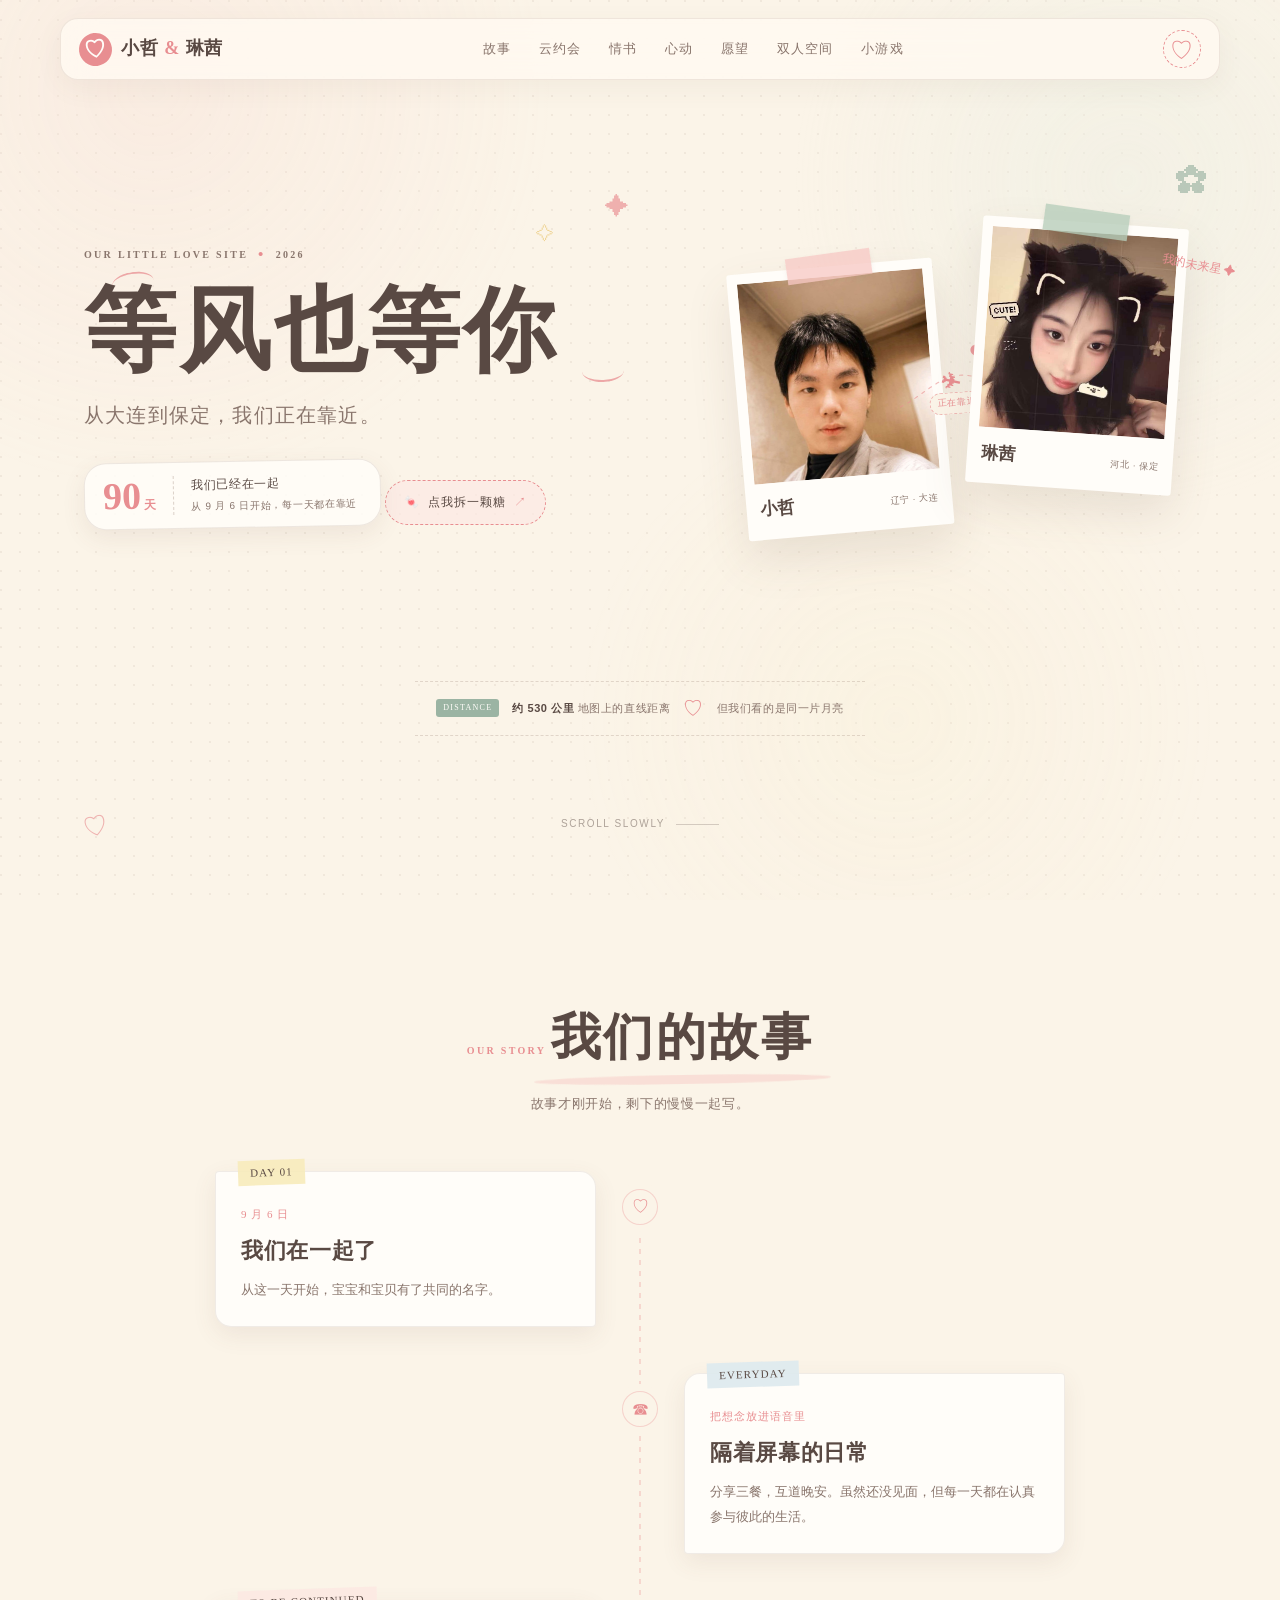
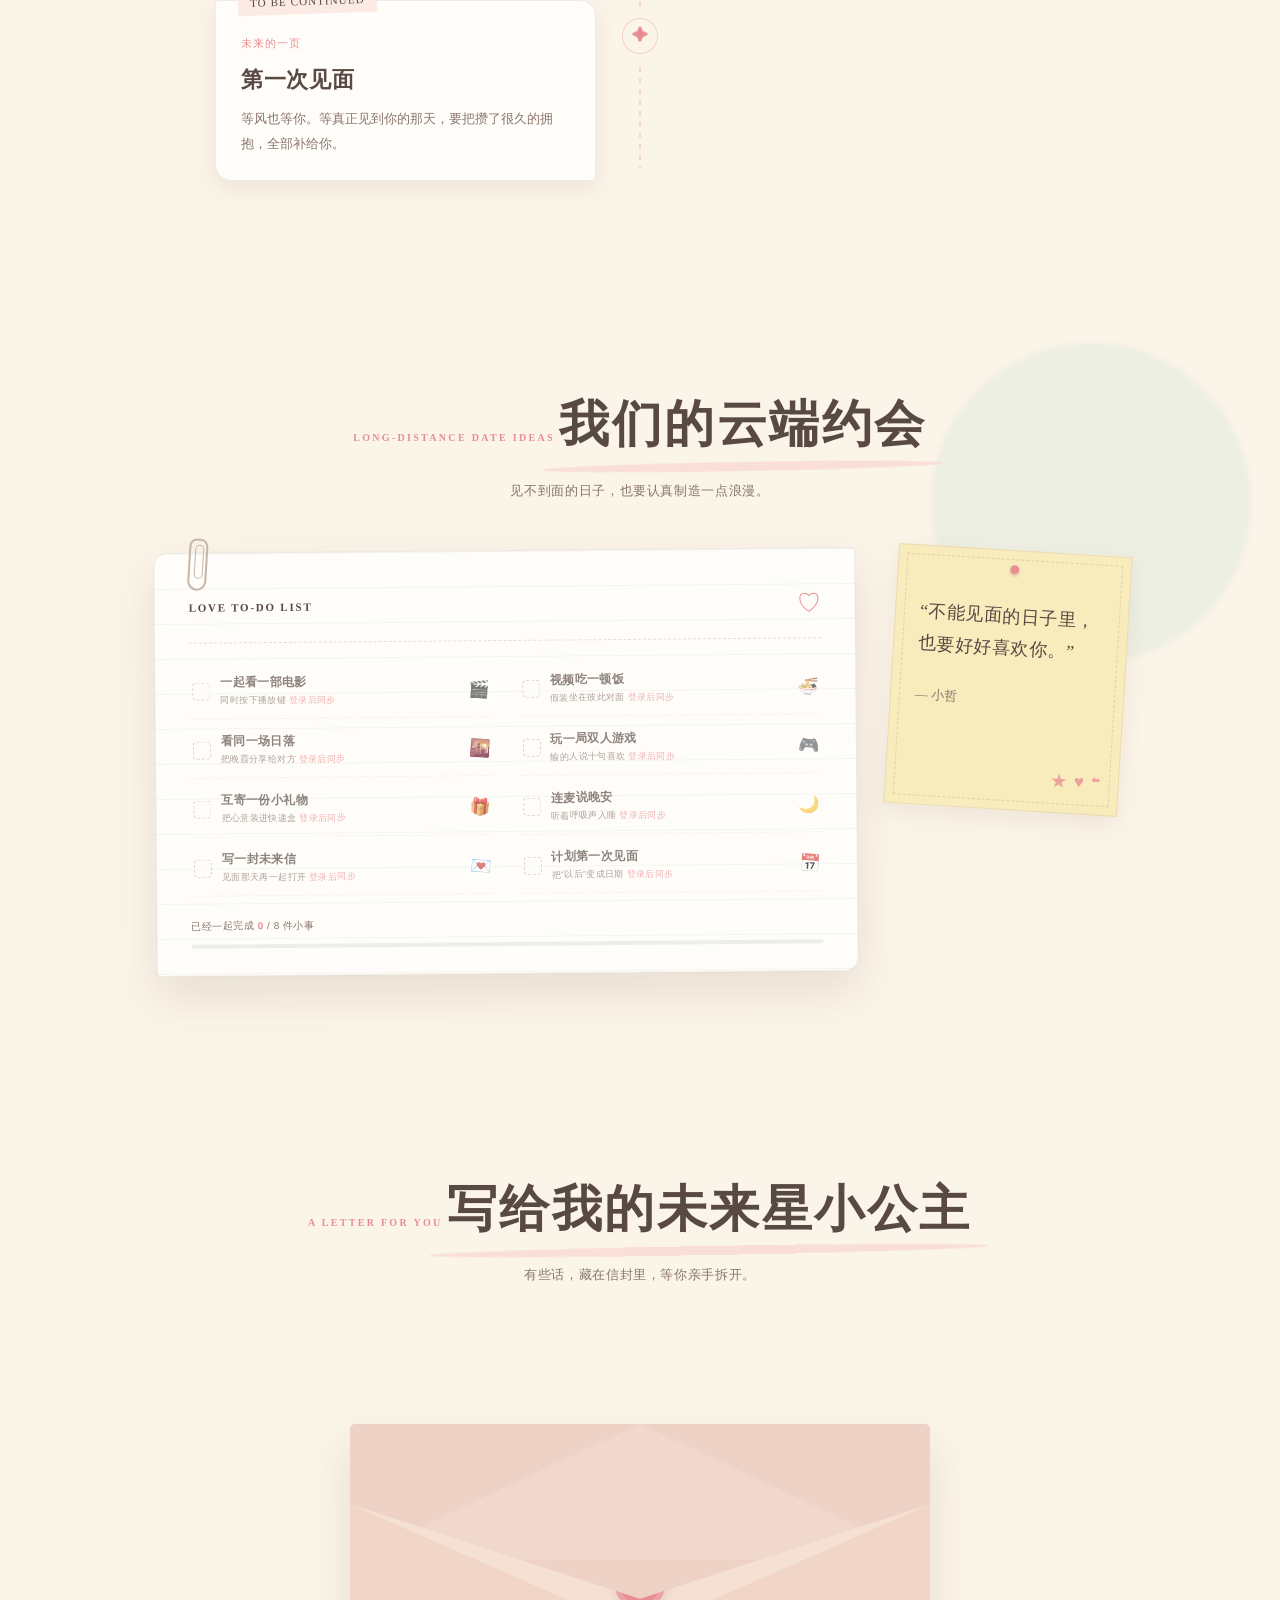
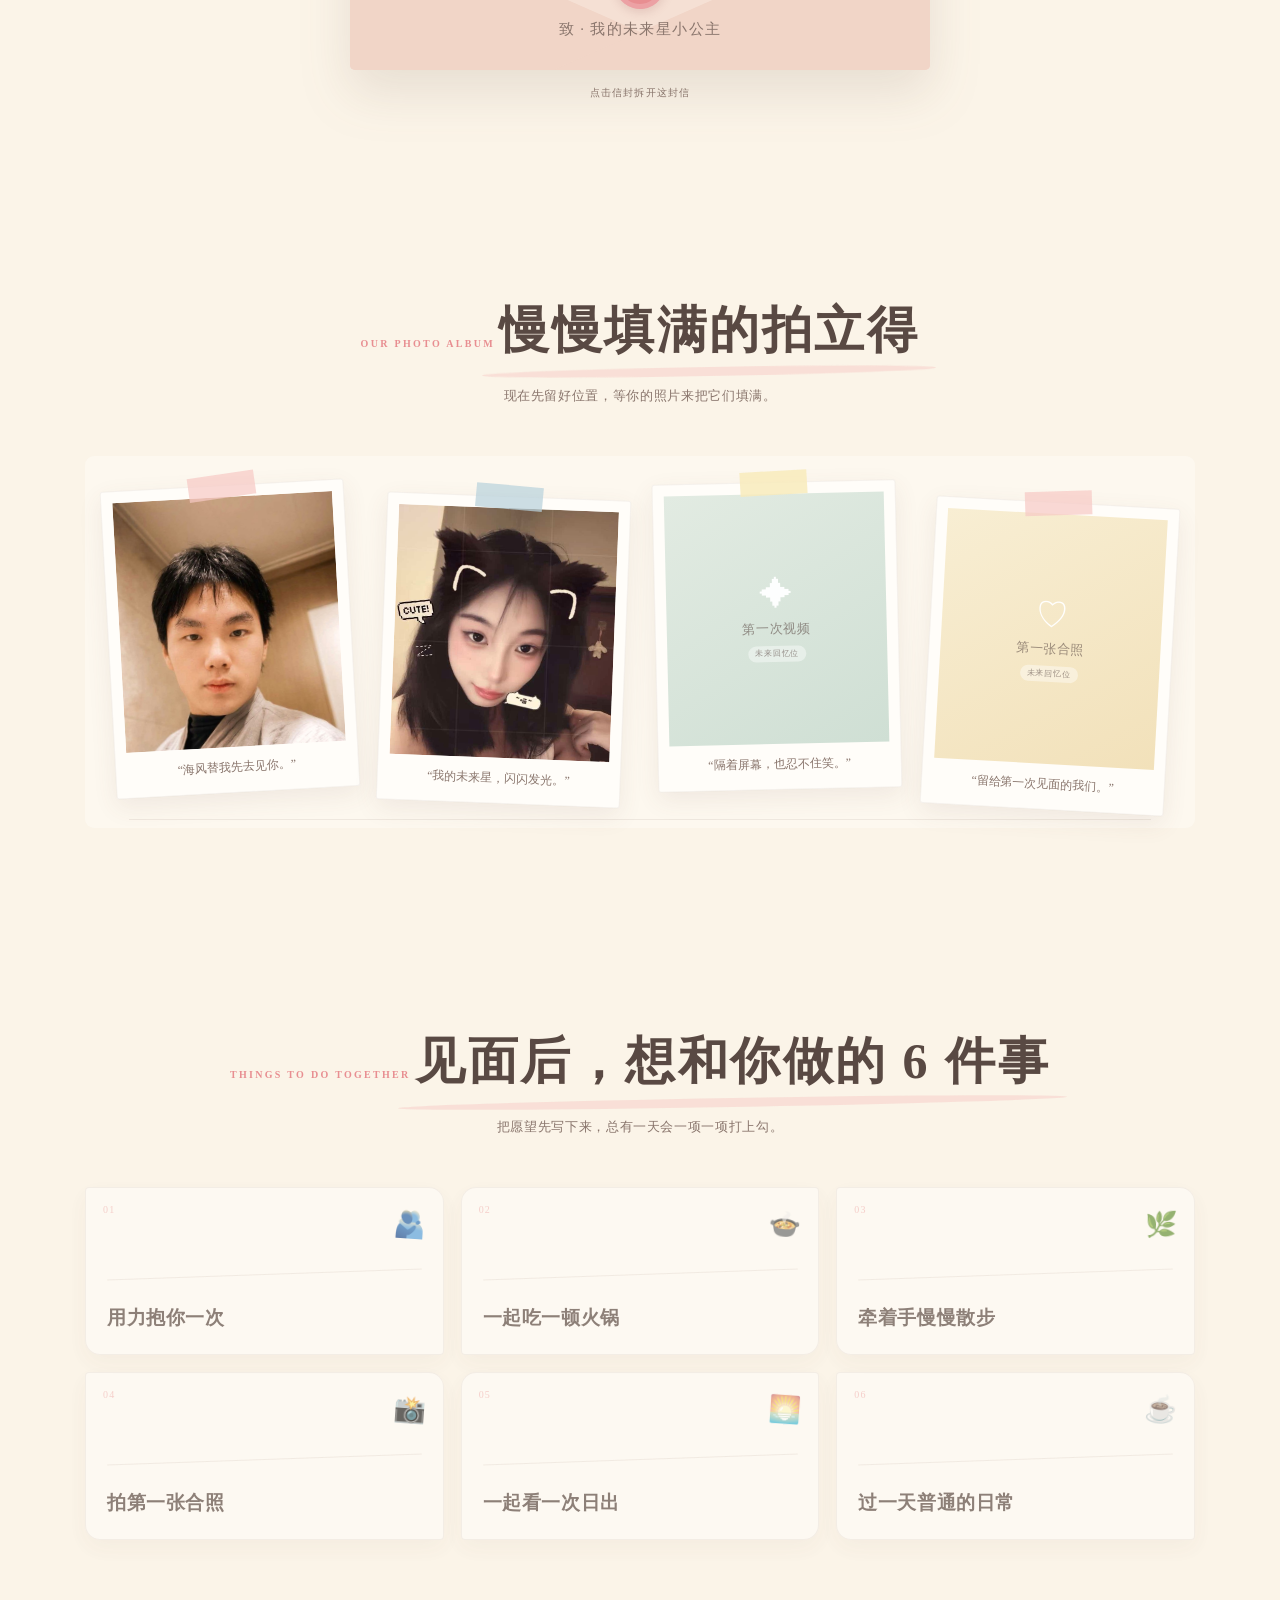
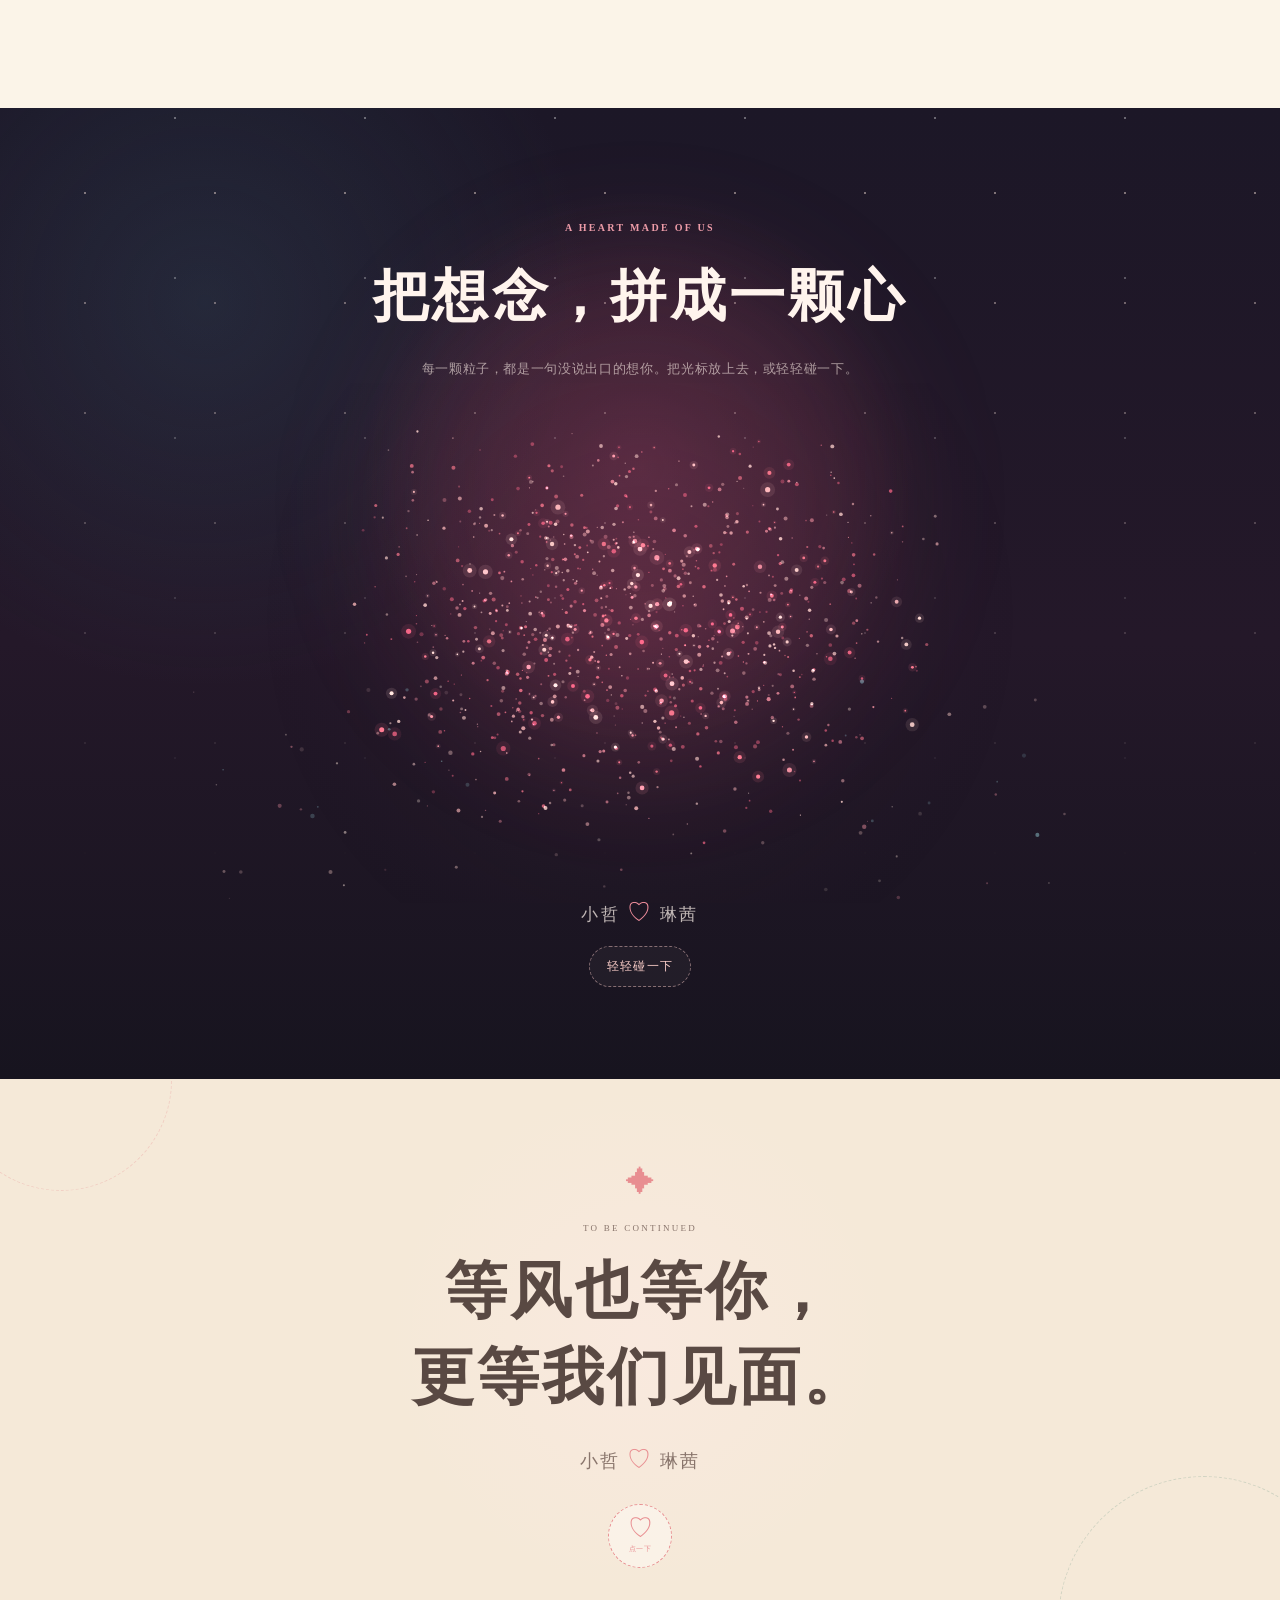
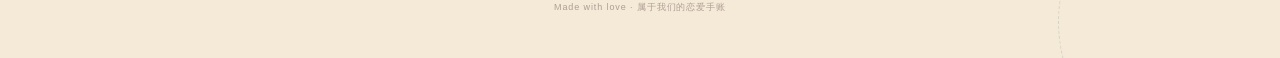
<file: index.html>
<!DOCTYPE html>
<html lang="zh-CN">
<head>
  <meta charset="UTF-8">
  <meta name="viewport" content="width=device-width, initial-scale=1.0">
  <meta name="theme-color" content="#fbf4e8">
  <meta name="description" content="小哲和琳茜的恋爱手账：等风也等你。">
  <meta name="author" content="小哲 &amp; 琳茜">
  <meta property="og:title" content="等风也等你 | 小哲 &amp; 琳茜">
  <meta property="og:description" content="小哲和琳茜的恋爱手账：等风也等你。">
  <meta property="og:type" content="website">
  <meta property="og:locale" content="zh_CN">
  <meta property="og:image" content="https://chongxiaozhe-maker.github.io/xiaozhe-linxi-love/assets/og-cover.jpg">
  <meta property="og:image:width" content="1200">
  <meta property="og:image:height" content="630">
  <meta name="twitter:card" content="summary_large_image">
  <meta name="twitter:image" content="https://chongxiaozhe-maker.github.io/xiaozhe-linxi-love/assets/og-cover.jpg">
  <title>等风也等你 | 小哲 &amp; 琳茜</title>
  <link rel="canonical" href="https://chongxiaozhe-maker.github.io/xiaozhe-linxi-love/">
  <meta property="og:url" content="https://chongxiaozhe-maker.github.io/xiaozhe-linxi-love/">
  <link rel="icon" href="assets/favicon.svg" type="image/svg+xml">
  <link rel="stylesheet" href="styles.css">
  <link rel="stylesheet" href="mobile-nav.css">
  <script type="application/ld+json">{"@context":"https://schema.org","@type":"WebSite","name":"等风也等你 | 小哲 & 琳茜","description":"小哲和琳茜的恋爱手账：等风也等你。"}</script>
</head>
<body>
  <div class="page-texture" aria-hidden="true"></div>

  <header class="topbar">
    <a class="brand" href="#home" aria-label="回到首页">
      <span class="brand-heart">&#9825;</span>
      <span>小哲 <i>&amp;</i> 琳茜</span>
    </a>
    <nav class="nav-links" aria-label="页面导航">
      <a href="#story">故事</a>
      <a href="#cloud-date">云约会</a>
      <a href="#letter">情书</a>
      <a href="#particle-heart">心动</a>
      <a href="#wishes">愿望</a>
      <a href="space.html">双人空间</a>
      <a href="games.html">小游戏</a>
    </nav>
    <button class="heart-btn" id="headerHeart" type="button" aria-label="点一颗爱心">&#9825;</button>
  </header>

  <main>
    <section class="hero" id="home">
      <div class="hero-doodles" aria-hidden="true">
        <span class="doodle doodle-star">&#10022;</span>
        <span class="doodle doodle-flower">&#10047;</span>
        <span class="doodle doodle-heart">&#9825;</span>
        <span class="doodle doodle-sparkle">&#10023;</span>
      </div>

      <div class="hero-copy">
        <p class="eyebrow"><span>OUR LITTLE LOVE SITE</span><span class="eyebrow-dot">&#8226;</span><span>2026</span></p>
        <h1>等风也等你</h1>
        <p class="hero-subtitle">从大连到保定，我们正在靠近。</p>

        <div class="days-board" aria-label="恋爱天数">
          <div class="days-number">
            <span id="daysTogether">0</span>
            <small>天</small>
          </div>
          <div class="days-caption">
            <span>我们已经在一起</span>
            <span class="days-sub">从 9 月 6 日开始，每一天都在靠近</span>
          </div>
        </div>

        <button class="sweet-btn" id="sweetButton" type="button">
          <span class="sweet-icon">&#127852;</span>
          点我拆一颗糖
          <span class="sweet-arrow">&#8599;</span>
        </button>
      </div>

      <div class="hero-postcards">
        <article class="polaroid polaroid-zhe" aria-label="小哲">
          <span class="tape" aria-hidden="true"></span>
          <div class="photo-slot photo-slot-blue">
            <img src="assets/photos/zhe-portrait.jpg" alt="小哲">
          </div>
          <div class="polaroid-caption">
            <strong>小哲</strong>
            <span>辽宁 &#183; 大连</span>
          </div>
          <span class="hand-note note-zhe">&#9825;</span>
        </article>

        <div class="route-line" aria-hidden="true">
          <svg viewBox="0 0 190 110" role="presentation">
            <path class="route-path" d="M8 92 C 48 72, 76 34, 119 45 S 165 70, 181 25"></path>
            <path class="route-heart" d="M98 10 c-3.8-5.6-12.8-4.2-14.2 3.1-.9 4.5 2.7 8.5 7.2 11.6 1.1.8 2.5 1.7 3.8 2.4 1.3-.7 2.7-1.6 3.8-2.4 4.5-3.1 8.1-7.1 7.2-11.6C104.4 5.8 101.8 6.7 98 10Z" transform="translate(31 11) rotate(-13)"></path>
          </svg>
          <span class="route-plane">&#9992;</span>
          <span class="route-label">正在靠近</span>
        </div>

        <article class="polaroid polaroid-lin" aria-label="琳茜">
          <span class="tape tape-sage" aria-hidden="true"></span>
          <div class="photo-slot photo-slot-pink">
            <img src="assets/photos/lin-portrait.jpg" alt="琳茜">
          </div>
          <div class="polaroid-caption">
            <strong>琳茜</strong>
            <span>河北 &#183; 保定</span>
          </div>
          <span class="hand-note note-lin">我的未来星 &#10022;</span>
        </article>
      </div>

      <div class="distance-strip">
        <span class="distance-sticker">DISTANCE</span>
        <p><strong>约 530 公里</strong> 地图上的直线距离</p>
        <span class="distance-heart">&#9825;</span>
        <p>但我们看的是同一片月亮</p>
      </div>

      <div class="scroll-hint" aria-hidden="true">
        <span>SCROLL SLOWLY</span>
        <span class="scroll-line"></span>
      </div>
    </section>

    <section class="section story-section" id="story">
      <div class="section-heading">
        <span class="section-kicker">OUR STORY</span>
        <h2>我们的故事</h2>
        <p>故事才刚开始，剩下的慢慢一起写。</p>
      </div>

      <div class="timeline">
        <div class="timeline-line" aria-hidden="true"></div>

        <article class="timeline-item item-left">
          <div class="timeline-dot"><span>&#9825;</span></div>
          <div class="story-card">
            <span class="washi washi-yellow">DAY 01</span>
            <time datetime="2026-09-06">9 月 6 日</time>
            <h3>我们在一起了</h3>
            <p>从这一天开始，宝宝和宝贝有了共同的名字。</p>
          </div>
        </article>

        <article class="timeline-item item-right">
          <div class="timeline-dot"><span>&#9742;</span></div>
          <div class="story-card">
            <span class="washi washi-blue">EVERYDAY</span>
            <time>把想念放进语音里</time>
            <h3>隔着屏幕的日常</h3>
            <p>分享三餐，互道晚安。虽然还没见面，但每一天都在认真参与彼此的生活。</p>
          </div>
        </article>

        <article class="timeline-item item-left">
          <div class="timeline-dot"><span>&#10022;</span></div>
          <div class="story-card">
            <span class="washi washi-pink">TO BE CONTINUED</span>
            <time>未来的一页</time>
            <h3>第一次见面</h3>
            <p>等风也等你。等真正见到你的那天，要把攒了很久的拥抱，全部补给你。</p>
          </div>
        </article>
      </div>
    </section>

    <section class="section cloud-section" id="cloud-date">
      <div class="section-heading">
        <span class="section-kicker">LONG-DISTANCE DATE IDEAS</span>
        <h2>我们的云端约会</h2>
        <p>见不到面的日子，也要认真制造一点浪漫。</p>
      </div>

      <div class="checklist-wrap">
        <div class="checklist-paper">
          <div class="paper-clip" aria-hidden="true"></div>
          <div class="checklist-head">
            <span class="checklist-title">LOVE TO-DO LIST</span>
            <span class="checklist-heart">&#9825;</span>
          </div>
          <div class="checklist-grid">
            <label class="check-item">
              <input type="checkbox" data-cloud-check="movie">
              <span class="check-box" aria-hidden="true"></span>
              <span class="check-content"><strong>一起看一部电影</strong><small>同时按下播放键</small></span>
              <span class="check-emoji" aria-hidden="true">&#127916;</span>
            </label>
            <label class="check-item">
              <input type="checkbox" data-cloud-check="meal">
              <span class="check-box" aria-hidden="true"></span>
              <span class="check-content"><strong>视频吃一顿饭</strong><small>假装坐在彼此对面</small></span>
              <span class="check-emoji" aria-hidden="true">&#127836;</span>
            </label>
            <label class="check-item">
              <input type="checkbox" data-cloud-check="sunset">
              <span class="check-box" aria-hidden="true"></span>
              <span class="check-content"><strong>看同一场日落</strong><small>把晚霞分享给对方</small></span>
              <span class="check-emoji" aria-hidden="true">&#127751;</span>
            </label>
            <label class="check-item">
              <input type="checkbox" data-cloud-check="game">
              <span class="check-box" aria-hidden="true"></span>
              <span class="check-content"><strong>玩一局双人游戏</strong><small>输的人说十句喜欢</small></span>
              <span class="check-emoji" aria-hidden="true">&#127918;</span>
            </label>
            <label class="check-item">
              <input type="checkbox" data-cloud-check="gift">
              <span class="check-box" aria-hidden="true"></span>
              <span class="check-content"><strong>互寄一份小礼物</strong><small>把心意装进快递盒</small></span>
              <span class="check-emoji" aria-hidden="true">&#127873;</span>
            </label>
            <label class="check-item">
              <input type="checkbox" data-cloud-check="goodnight">
              <span class="check-box" aria-hidden="true"></span>
              <span class="check-content"><strong>连麦说晚安</strong><small>听着呼吸声入睡</small></span>
              <span class="check-emoji" aria-hidden="true">&#127769;</span>
            </label>
            <label class="check-item">
              <input type="checkbox" data-cloud-check="letter">
              <span class="check-box" aria-hidden="true"></span>
              <span class="check-content"><strong>写一封未来信</strong><small>见面那天再一起打开</small></span>
              <span class="check-emoji" aria-hidden="true">&#128140;</span>
            </label>
            <label class="check-item">
              <input type="checkbox" data-cloud-check="meet">
              <span class="check-box" aria-hidden="true"></span>
              <span class="check-content"><strong>计划第一次见面</strong><small>把“以后”变成日期</small></span>
              <span class="check-emoji" aria-hidden="true">&#128197;</span>
            </label>
          </div>
          <div class="checklist-footer">
            <span>已经一起完成 <strong id="cloudProgress">0</strong> / 8 件小事</span>
            <div class="progress-track" aria-hidden="true"><span id="cloudProgressBar"></span></div>
          </div>
        </div>

        <aside class="cloud-note">
          <span class="note-pin" aria-hidden="true"></span>
          <p class="note-hand">“不能见面的日子里，也要好好喜欢你。”</p>
          <span class="note-sign">&#8212; 小哲</span>
          <div class="note-stickers" aria-hidden="true">
            <span>&#9733;</span><span>&#9829;</span><span>&#9729;</span>
          </div>
        </aside>
      </div>
    </section>

    <section class="section letter-section" id="letter">
      <div class="section-heading">
        <span class="section-kicker">A LETTER FOR YOU</span>
        <h2>写给我的未来星小公主</h2>
        <p>有些话，藏在信封里，等你亲手拆开。</p>
      </div>

      <div class="letter-scene">
        <div class="envelope" id="envelope" role="button" tabindex="0" aria-expanded="false" aria-label="拆开小哲写给琳茜的信" data-open-tip="再点一下，把信收回去" data-close-tip="点击信封拆开这封信">
          <div class="envelope-back"></div>
          <div class="letter-paper">
            <span class="letter-date">TO MY FUTURE STAR</span>
            <h3>你好呀，未来星小公主：</h3>
            <p>和你相处的这些时日，让我体验到了人生中十分珍贵的感受。</p>
            <p>也许我们在很多方面各有所爱，但在和你相处时，我总能找到我们之间共有的部分。我不曾完整地定义过自己的性格，曾经对世界的体验，大多是一个人的四季、一个人到处走走。也许这就是我性格的底色。</p>
            <p>短短几个月，让我对我们今后的二人世界充满种种憧憬。我愿意再看河北这片广袤的华北平原上青色的麦芒和秋日圆月时，多一个站在我身边的你。</p>
            <p>你说你不喜欢选择，而我所缺的，正是一个在今后面对无数选择时，可以牢牢牵住的手掌。</p>
            <p>事到如今，我既然参与不了你的过去，那便与你的余生奉陪到底。</p>
            <span class="letter-signature">—— 小哲 ♡</span>
          </div>
          <div class="envelope-flap"></div>
          <div class="envelope-front">
            <span class="envelope-seal">&#9825;</span>
            <span class="envelope-to">致 · 我的未来星小公主</span>
          </div>
        </div>
        <p class="envelope-tip" id="envelopeTip">点击信封拆开这封信</p>
      </div>
    </section>

    <section class="section gallery-section">
      <div class="section-heading">
        <span class="section-kicker">OUR PHOTO ALBUM</span>
        <h2>慢慢填满的拍立得</h2>
        <p>现在先留好位置，等你的照片来把它们填满。</p>
      </div>

      <div class="gallery-wall">
        <figure class="gallery-card gallery-card-one">
          <span class="gallery-tape" aria-hidden="true"></span>
          <div class="gallery-photo">
            <img src="assets/photos/zhe-portrait.jpg" alt="小哲的照片">
          </div>
          <figcaption>“海风替我先去见你。”</figcaption>
        </figure>
        <figure class="gallery-card gallery-card-two">
          <span class="gallery-tape tape-blue" aria-hidden="true"></span>
          <div class="gallery-photo gallery-photo-pink">
            <img src="assets/photos/lin-portrait.jpg" alt="琳茜的照片">
          </div>
          <figcaption>“我的未来星，闪闪发光。”</figcaption>
        </figure>
        <figure class="gallery-card gallery-card-three">
          <span class="gallery-tape tape-yellow" aria-hidden="true"></span>
          <div class="gallery-photo gallery-photo-sage">
            <span class="gallery-icon">&#10022;</span>
            <span>第一次视频</span>
            <small>未来回忆位</small>
          </div>
          <figcaption>“隔着屏幕，也忍不住笑。”</figcaption>
        </figure>
        <figure class="gallery-card gallery-card-four">
          <span class="gallery-tape" aria-hidden="true"></span>
          <div class="gallery-photo gallery-photo-cream">
            <span class="gallery-icon">&#9825;</span>
            <span>第一张合照</span>
            <small>未来回忆位</small>
          </div>
          <figcaption>“留给第一次见面的我们。”</figcaption>
        </figure>
      </div>
    </section>

    <section class="section wishes-section" id="wishes">
      <div class="section-heading">
        <span class="section-kicker">THINGS TO DO TOGETHER</span>
        <h2>见面后，想和你做的 6 件事</h2>
        <p>把愿望先写下来，总有一天会一项一项打上勾。</p>
      </div>

      <div class="wish-grid">
        <label class="wish-card">
          <input type="checkbox" data-wish-check="hug">
          <span class="wish-number">01</span>
          <span class="wish-emoji" aria-hidden="true">&#129730;</span>
          <strong>用力抱你一次</strong>
          <span class="wish-line"></span>
          <span class="wish-check" aria-hidden="true">完成啦</span>
        </label>
        <label class="wish-card">
          <input type="checkbox" data-wish-check="hotpot">
          <span class="wish-number">02</span>
          <span class="wish-emoji" aria-hidden="true">&#127858;</span>
          <strong>一起吃一顿火锅</strong>
          <span class="wish-line"></span>
          <span class="wish-check" aria-hidden="true">完成啦</span>
        </label>
        <label class="wish-card">
          <input type="checkbox" data-wish-check="walk">
          <span class="wish-number">03</span>
          <span class="wish-emoji" aria-hidden="true">&#127807;</span>
          <strong>牵着手慢慢散步</strong>
          <span class="wish-line"></span>
          <span class="wish-check" aria-hidden="true">完成啦</span>
        </label>
        <label class="wish-card">
          <input type="checkbox" data-wish-check="photo">
          <span class="wish-number">04</span>
          <span class="wish-emoji" aria-hidden="true">&#128248;</span>
          <strong>拍第一张合照</strong>
          <span class="wish-line"></span>
          <span class="wish-check" aria-hidden="true">完成啦</span>
        </label>
        <label class="wish-card">
          <input type="checkbox" data-wish-check="sunrise">
          <span class="wish-number">05</span>
          <span class="wish-emoji" aria-hidden="true">&#127749;</span>
          <strong>一起看一次日出</strong>
          <span class="wish-line"></span>
          <span class="wish-check" aria-hidden="true">完成啦</span>
        </label>
        <label class="wish-card">
          <input type="checkbox" data-wish-check="ordinary">
          <span class="wish-number">06</span>
          <span class="wish-emoji" aria-hidden="true">&#9749;</span>
          <strong>过一天普通的日常</strong>
          <span class="wish-line"></span>
          <span class="wish-check" aria-hidden="true">完成啦</span>
        </label>
      </div>
    </section>

    <section class="particle-section" id="particle-heart">
      <div class="particle-copy">
        <span class="section-kicker">A HEART MADE OF US</span>
        <h2>把想念，拼成一颗心</h2>
        <p>每一颗粒子，都是一句没说出口的想你。把光标放上去，或轻轻碰一下。</p>
      </div>
      <div class="particle-stage" id="particleStage">
        <canvas id="heartCanvas" role="img" aria-label="粒子爱心"></canvas>
      </div>
      <div class="particle-footer">
        <p class="particle-names">小哲 <span>&#9825;</span> 琳茜</p>
        <button class="particle-button" id="particleButton" type="button" data-message="散开也想你">轻轻碰一下</button>
      </div>
    </section>

    <section class="ending">
      <span class="ending-star" aria-hidden="true">&#10022;</span>
      <p class="ending-small">TO BE CONTINUED</p>
      <h2>等风也等你，<br>更等我们见面。</h2>
      <p class="ending-names">小哲 <span>&#9825;</span> 琳茜</p>
      <button class="ending-heart" id="endingHeart" type="button" aria-label="点一颗爱心">
        <span>&#9825;</span>
        <small>点一下</small>
      </button>
      <p class="ending-footer">Made with love &#183; 属于我们的恋爱手账</p>
    </section>
  </main>

  <div class="toast" id="sweetToast" role="status" aria-live="polite">
    <span class="toast-emoji" id="toastEmoji">&#127852;</span>
    <span id="toastText">今天也很想你。</span>
  </div>

  <div class="heart-layer" id="heartLayer" aria-hidden="true"></div>

  <nav class="mobile-dock" aria-label="mobile navigation">
    <a class="dock-item is-active" href="index.html"><span class="dock-icon">&#8962;</span><span>首页</span></a>
    <a class="dock-item" href="#story"><span class="dock-icon">&#10022;</span><span>故事</span></a>
    <a class="dock-item" href="space.html"><span class="dock-icon">&#9825;</span><span>空间</span></a>
    <a class="dock-item" href="games.html"><span class="dock-icon">&#10047;</span><span>游戏</span></a>
    <a class="dock-item" href="#letter"><span class="dock-icon">&#9993;</span><span>情书</span></a>
  </nav>


  <script id="sweetNotes" type="application/json">["今天也很想你。","我们看的是同一片月亮。","想念正在从大连寄往保定。","你是我的未来星。","等风也等你，等我们见面。","隔着屏幕，也想抱抱你。","下次的晚霞，想和你一起看。","以后要一起吃好多顿饭。"]</script>
  <script src="vendor/supabase.js"></script>
  <script src="js/supabase-client.js"></script>
  <script src="script.js"></script>
</body>
</html>
</file>
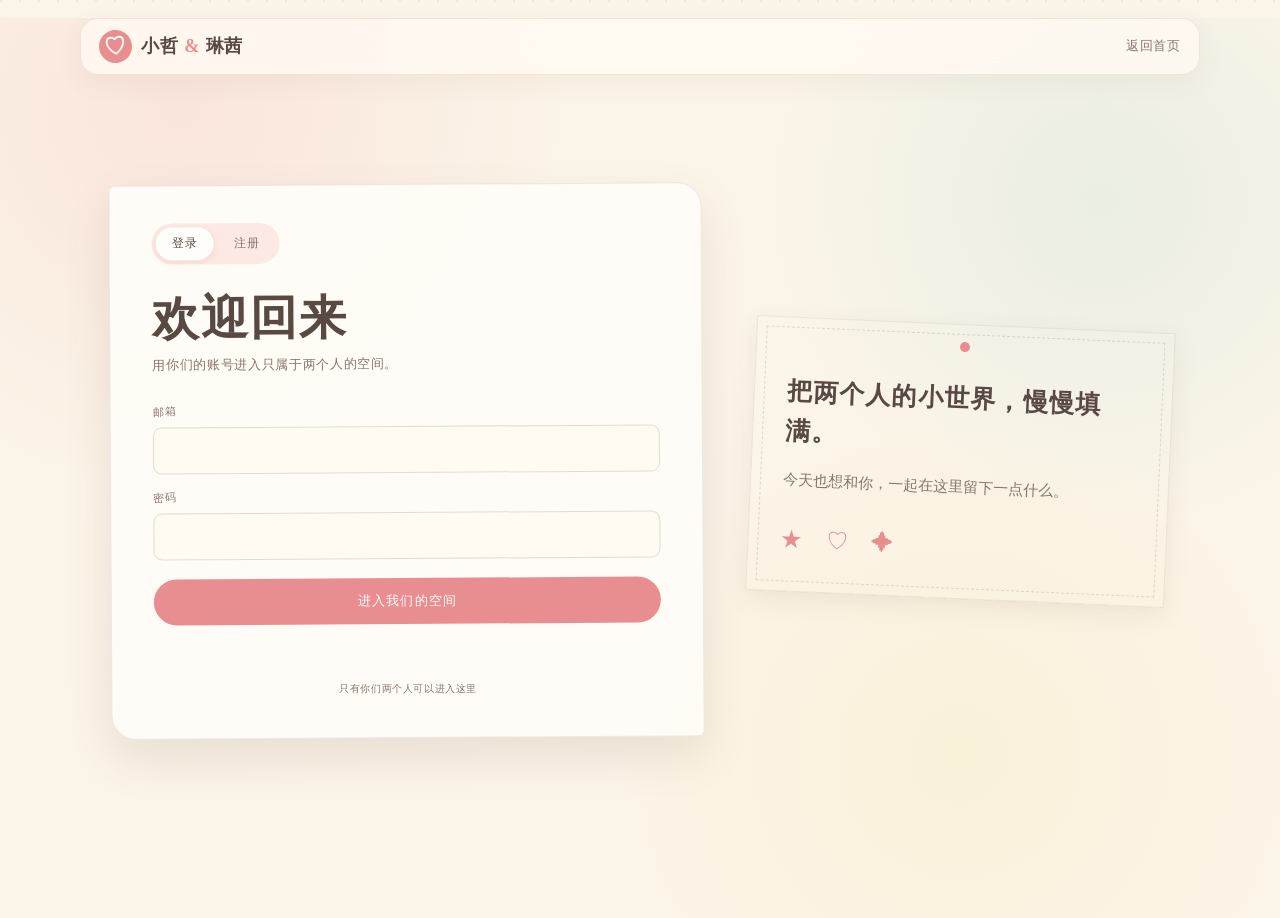
<file: games.html>
<!DOCTYPE html>
<html lang="zh-CN">
<head>
  <meta charset="UTF-8">
  <meta name="viewport" content="width=device-width, initial-scale=1.0">
  <meta name="robots" content="noindex,nofollow">
  <meta name="theme-color" content="#fbf4e8">
  <title>小游戏 · 小哲 & 琳茜</title>
  <link rel="icon" href="assets/favicon.svg" type="image/svg+xml">
  <link rel="stylesheet" href="account.css">
  <link rel="stylesheet" href="games.css">
  <link rel="stylesheet" href="mobile-nav.css">
</head>
<body>
  <div class="account-bg">
    <header class="account-topbar">
      <a class="account-brand" href="index.html">
        <span class="heart-mark">&#9825;</span>
        <span>小哲 <i>&amp;</i> 琳茜</span>
      </a>
      <nav class="account-nav">
        <a href="index.html">首页</a>
        <a href="space.html">双人空间</a>
        <a class="nav-em" href="games.html">小游戏</a>
        <button class="room-btn" id="logoutButton" type="button">退出登录</button>
      </nav>
    </header>

    <main class="games-shell">
      <div class="games-hero">
        <span class="section-kicker">OUR PLAYROOM</span>
        <h1>我们的小游戏厅</h1>
        <p>隔着屏幕，也要一起玩。</p>
      </div>

      <div class="games-grid" id="gamesGrid">
        <article class="game-card game-card-pink" data-game="truth" data-title="真心话大冒险">
          <span class="game-sticker">&#9825;</span>
          <div class="game-icon">&#127183;</div>
          <h2>真心话大冒险</h2>
          <p>抽一张卡，把藏起来的小心思交给对方。</p>
          <button class="game-open" type="button" data-open-game="truth">开始游戏</button>
        </article>
        <article class="game-card game-card-sage" data-game="grid" data-title="心动九宫格">
          <span class="game-sticker">&#10022;</span>
          <div class="game-icon">&#9638;</div>
          <h2>心动九宫格</h2>
          <p>九个格子，九个只属于你们的题目。</p>
          <button class="game-open" type="button" data-open-game="grid">开始游戏</button>
        </article>
        <article class="game-card game-card-blue" data-game="tic" data-title="井字棋">
          <span class="game-sticker">&#10047;</span>
          <div class="game-icon">#</div>
          <h2>井字棋</h2>
          <p>三子连成线，输的人答应赢家一件事。</p>
          <button class="game-open" type="button" data-open-game="tic">开始游戏</button>
        </article>
        <article class="game-card game-card-yellow" data-game="flight" data-title="恋爱飞行棋">
          <span class="game-sticker">&#9992;</span>
          <div class="game-icon">&#127922;</div>
          <h2>恋爱飞行棋</h2>
          <p>掷骰子、走格子，在飞行棋里完成甜蜜任务。</p>
          <button class="game-open" type="button" data-open-game="flight">开始游戏</button>
        </article>
      </div>

      <p class="space-footer">点开一个格子，看看你们抽到了什么。</p>
    </main>
  </div>

  <div class="game-modal-backdrop" id="gameModal" aria-hidden="true">
    <section class="game-modal" role="dialog" aria-modal="true" aria-labelledby="gameModalTitle">
      <header class="game-modal-head">
        <h2 id="gameModalTitle"></h2>
        <button class="modal-close" id="closeGameModal" type="button" aria-label="关闭">&#215;</button>
      </header>

      <div class="game-view" data-view="truth" hidden>
        <div class="truth-modes">
          <button class="mode-btn is-active" type="button" data-truth-mode="truth">真心话</button>
          <button class="mode-btn" type="button" data-truth-mode="dare">大冒险</button>
          <button class="mode-btn" type="button" data-truth-mode="random">随机</button>
        </div>
        <div class="ferris-wheel-stage" id="ferrisStage">
          <span class="wheel-pointer" aria-hidden="true"></span>
          <div class="ferris-wheel" id="ferrisWheel">
            <div class="wheel-rim" aria-hidden="true"></div>
          </div>
          <div class="wheel-hub">LUCK</div>
        </div>
        <div class="wheel-result" id="truthCard">
          <span class="truth-card-tag" id="truthCardTag">真心话</span>
          <p id="truthCardText" aria-live="polite">转动摩天轮，看看今天会抽到什么。</p>
          <span class="truth-card-heart">&#9825;</span>
        </div>
        <button class="game-action" id="drawTruthButton" type="button">转动摩天轮</button>
      </div>

      <div class="game-view" data-view="grid" hidden>
        <p class="game-hint">点开一个格子，看看你们抽到了什么。</p>
        <div class="nine-grid" id="nineGrid"></div>
        <button class="game-action" id="resetGridButton" type="button">重新洗牌</button>
      </div>

      <div class="game-view" data-view="tic" hidden>
        <div id="ticLobby">
          <p class="game-hint">创建一个房间，把房间号发给对方，就能一起下棋。</p>
          <div class="join-room-row">
            <input id="roomCodeInput" type="text" maxlength="6" autocomplete="off" placeholder="输入 6 位房间号">
            <button class="game-action small" id="joinRoomButton" type="button">加入房间</button>
          </div>
          <button class="game-action" id="createRoomButton" type="button">创建房间</button>
        </div>
        <div id="ticRoom" hidden>
          <p class="game-hint" id="ticStatus" aria-live="polite">等待对方加入...</p>
          <div class="room-code-line">
            <span>房间号</span>
            <strong id="ticRoomCode"></strong>
            <button class="mini-add" id="copyRoomCodeButton" type="button">复制房间号</button>
          </div>
          <div class="tic-board" id="ticBoard"></div>
          <div class="tic-room-actions">
            <button class="game-action small" id="resetTicButton" type="button">再来一局</button>
            <button class="room-btn" id="leaveRoomButton" type="button">离开房间</button>
          </div>
        </div>
      </div>

      <div class="game-view flight-view" data-view="flight" hidden>
        <div id="flightLobby">
          <p class="game-hint">创建一个房间，把房间号发给对方，一起坐上恋爱飞行棋。</p>
          <div class="join-room-row">
            <input id="flightCodeInput" type="text" maxlength="6" autocomplete="off" placeholder="输入 6 位房间号">
            <button class="game-action small" id="joinFlightButton" type="button">加入房间</button>
          </div>
          <button class="game-action" id="createFlightButton" type="button">创建飞行棋房间</button>
        </div>
        <div id="flightRoom" hidden>
          <p class="game-hint" id="flightStatus" aria-live="polite">等待对方加入...</p>
          <div class="room-code-line">
            <span>房间号</span>
            <strong id="flightRoomCode"></strong>
            <button class="mini-add" id="copyFlightCodeButton" type="button">复制房间号</button>
          </div>
          <div class="flight-board" id="flightBoard"></div>
          <div class="flight-controls">
            <div class="dice-box"><span id="flightDice">?</span></div>
            <button class="game-action" id="rollFlightButton" type="button">掷骰子</button>
            <button class="room-btn" id="resetFlightButton" type="button">再来一局</button>
            <button class="room-btn" id="leaveFlightButton" type="button">离开房间</button>
          </div>
          <div class="flight-event" id="flightEvent"></div>
        </div>
      </div>
    </section>
  </div>

  <div class="auth-toast" id="gameToast" role="status" aria-live="polite"></div>

  <div id="gameMessages" hidden>
    <span data-msg="loading">正在布置游戏厅...</span>
    <span data-msg="login">请先登录</span>
    <span data-msg="truth_badge">真心话</span>
    <span data-msg="dare_badge">大冒险</span>
    <span data-msg="ttt_status_zhe">轮到小哲</span>
    <span data-msg="ttt_status_linxi">轮到琳茜</span>
    <span data-msg="ttt_win_zhe">小哲赢啦</span>
    <span data-msg="ttt_win_linxi">琳茜赢啦</span>
    <span data-msg="ttt_draw">平局啦</span>
    <span data-msg="ttt_reset">再来一局</span>
    <span data-msg="spinning">摩天轮正在转动...</span>
    <span data-msg="tic_online_hint">创建一个房间，把房间号发给对方，就能一起下棋。</span>
    <span data-msg="create_room">创建房间</span>
    <span data-msg="join_room">加入房间</span>
    <span data-msg="waiting_partner">等待对方加入...</span>
    <span data-msg="your_turn">轮到你啦</span>
    <span data-msg="partner_turn">等对方落子...</span>
    <span data-msg="room_not_found">没有找到这个房间</span>
    <span data-msg="room_full">房间已经满了</span>
    <span data-msg="create_room_fail">创建房间失败，请重试</span>
    <span data-msg="join_room_fail">加入房间失败，请重试</span>
    <span data-msg="leave_room">离开房间</span>
    <span data-msg="copy_code">复制房间号</span>
    <span data-msg="code_copied">房间号已复制</span>
    <span data-msg="you_win">你赢啦</span>
    <span data-msg="flight_online_hint">创建一个房间，把房间号发给对方，一起坐上恋爱飞行棋。</span>
    <span data-msg="flight_create">创建飞行棋房间</span>
    <span data-msg="flight_join">加入飞行棋房间</span>
    <span data-msg="flight_roll">掷骰子</span>
    <span data-msg="flight_you_roll">轮到你掷骰子</span>
    <span data-msg="flight_wait_turn">等对方掷骰子...</span>
    <span data-msg="flight_you_win">你先到终点啦</span>
    <span data-msg="flight_partner_win">对方先到终点啦</span>
    <span data-msg="flight_event_truth">抽到一张真心话</span>
    <span data-msg="flight_event_dare">抽到一张大冒险</span>
    <span data-msg="flight_event_sweet">抽到一张甜蜜任务</span>
    <span data-msg="flight_event_boost">前进两格</span>
    <span data-msg="flight_event_back">后退两格</span>
    <span data-msg="flight_event_rest">暂停一轮</span>
    <span data-msg="flight_event_none">平安落地，继续前进</span>
    <span data-msg="flight_tile_start">起点</span>
    <span data-msg="flight_tile_finish">终点</span>
    <span data-msg="flight_tile_truth">真心话</span>
    <span data-msg="flight_tile_dare">大冒险</span>
    <span data-msg="flight_tile_sweet">甜蜜</span>
    <span data-msg="flight_tile_boost">前进</span>
    <span data-msg="flight_tile_back">后退</span>
    <span data-msg="flight_tile_rest">暂停</span>
    <span data-msg="flight_you">你</span>
    <span data-msg="flight_partner">TA</span>
    <span data-msg="flight_skip_note">对方暂停一轮</span>
    <span data-msg="flight_room_ready">房间已准备好</span>
    <span data-msg="flight_roll_loading">骰子正在转...</span>
    <span data-msg="partner_win">对方赢啦</span>
    <span data-msg="spin_wheel">转动摩天轮</span>
    <span data-msg="spin_again">再转一次</span>
    <span data-msg="wheel_ready">转动摩天轮，看看今天会抽到什么。</span>
    <span data-msg="auth_loading">正在进入你们的小宇宙...</span>
  </div>


  <nav class="mobile-dock" aria-label="mobile navigation">
    <a class="dock-item" href="index.html"><span class="dock-icon">&#8962;</span><span>首页</span></a>
    <a class="dock-item" href="space.html"><span class="dock-icon">&#9825;</span><span>空间</span></a>
    <a class="dock-item is-active" href="games.html"><span class="dock-icon">&#10047;</span><span>游戏</span></a>
  </nav>

  <script src="vendor/supabase.js"></script>
  <script src="js/supabase-client.js"></script>
  <script src="js/games-data.js"></script>
  <script src="js/games.js"></script>
</body>
</html>
</file>
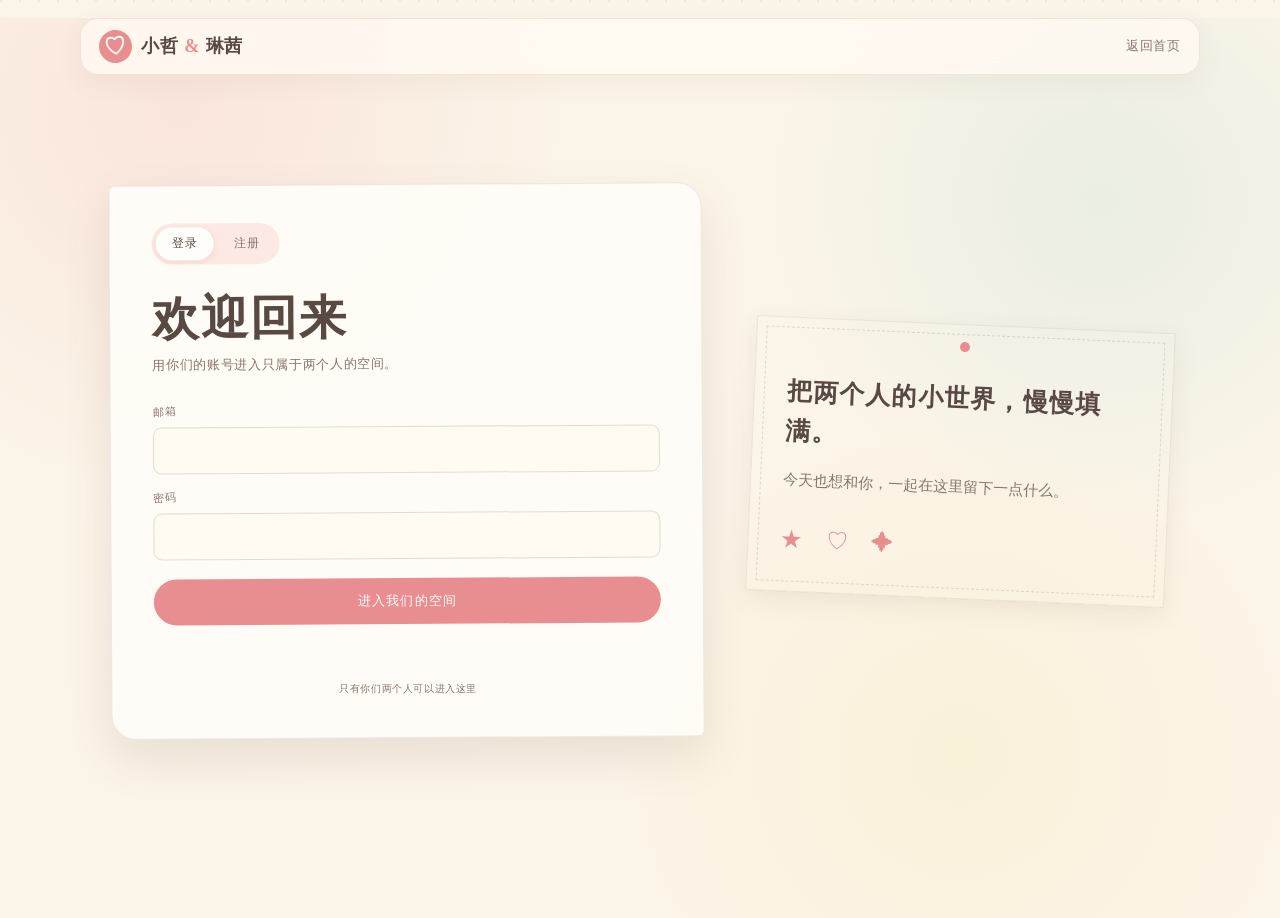
<file: login.html>
<!DOCTYPE html>
<html lang="zh-CN">
<head>
  <meta charset="UTF-8">
  <meta name="viewport" content="width=device-width, initial-scale=1.0">
  <meta name="robots" content="noindex,nofollow">
  <meta name="theme-color" content="#fbf4e8">
  <title>登录 · 我们的私人星球</title>
  <link rel="icon" href="assets/favicon.svg" type="image/svg+xml">
  <link rel="stylesheet" href="account.css">
</head>
<body>
  <div class="account-bg">
    <header class="account-topbar">
      <a class="account-brand" href="index.html">
        <span class="heart-mark">&#9825;</span>
        <span>小哲 <i>&amp;</i> 琳茜</span>
      </a>
      <nav class="account-nav">
        <a href="index.html">返回首页</a>
      </nav>
    </header>

    <main class="auth-shell">
      <section class="auth-card">
        <div class="auth-tabs" role="tablist" aria-label="login tabs">
          <button class="auth-tab is-active" type="button" data-tab="login">登录</button>
          <button class="auth-tab" type="button" data-tab="signup">注册</button>
        </div>

        <div class="auth-panel" data-panel="login">
          <h1 class="auth-heading">欢迎回来</h1>
          <p class="auth-sub">用你们的账号进入只属于两个人的空间。</p>
          <form id="loginForm" novalidate>
            <div class="field">
              <label for="loginEmail">邮箱</label>
              <input id="loginEmail" name="email" type="email" autocomplete="email" required>
            </div>
            <div class="field">
              <label for="loginPassword">密码</label>
              <input id="loginPassword" name="password" type="password" autocomplete="current-password" required>
            </div>
            <button class="auth-submit" id="loginSubmit" type="submit">进入我们的空间</button>
          </form>
          <p class="auth-message" id="loginMessage"></p>
          <p class="auth-footnote">只有你们两个人可以进入这里</p>
        </div>

        <div class="auth-panel" data-panel="signup" hidden>
          <h1 class="auth-heading">创建我们的账号</h1>
          <p class="auth-sub">两个人分别注册，选择自己的身份。</p>
          <form id="signupForm" novalidate>
            <div class="field-row">
              <div class="field">
                <label for="signupName">昵称</label>
                <input id="signupName" name="displayName" type="text" maxlength="24" required>
              </div>
              <div class="field">
                <label for="signupSlug">我是谁</label>
                <select id="signupSlug" name="slug" required>
                  <option value="xiaozhe">小哲</option>
                  <option value="linxi">琳茜</option>
                </select>
              </div>
            </div>
            <div class="field">
              <label for="signupEmail">邮箱</label>
              <input id="signupEmail" name="email" type="email" autocomplete="email" required>
            </div>
            <div class="field">
              <label for="signupPassword">密码</label>
              <input id="signupPassword" name="password" type="password" autocomplete="new-password" required>
            </div>
            <button class="auth-submit" id="signupSubmit" type="submit">创建账号</button>
          </form>
          <p class="auth-message" id="signupMessage"></p>
          <p class="auth-footnote">只有你们两个人可以进入这里</p>
        </div>
      </section>

      <aside class="auth-note">
        <span class="pin" aria-hidden="true"></span>
        <h2>把两个人的小世界，慢慢填满。</h2>
        <p>今天也想和你，一起在这里留下一点什么。</p>
        <div class="note-stars" aria-hidden="true">&#9733; &#9825; &#10022;</div>
      </aside>
    </main>
  </div>

  <div class="auth-toast" id="authToast" role="status" aria-live="polite"></div>

  <div id="authMessages" hidden>
    <span data-msg="err_fill">请填写邮箱和密码。</span>
    <span data-msg="err_password">密码至少需要 6 位。</span>
    <span data-msg="err_nickname">请填写昵称。</span>
    <span data-msg="err_identity">请选择你是谁。</span>
    <span data-msg="err_slug_taken">这个身份已经被注册了，请直接登录。</span>
    <span data-msg="logging_in">正在登录...</span>
    <span data-msg="signing_up">正在创建账号...</span>
    <span data-msg="check_email">注册成功，请去邮箱点击确认链接后再登录。</span>
    <span data-msg="invalid_login">邮箱或密码不正确。</span>
    <span data-msg="email_not_confirmed">邮箱还没有确认，请先去邮箱点击确认链接。</span>
    <span data-msg="email_exists">这个邮箱已经注册过了。</span>
    <span data-msg="generic_error">出了点小问题，请稍后再试。</span>
    <span data-msg="signed_in">登录成功，正在进入我们的空间...</span>
  </div>

  <script src="vendor/supabase.js"></script>
  <script src="js/supabase-client.js"></script>
  <script src="js/auth.js"></script>
</body>
</html>
</file>
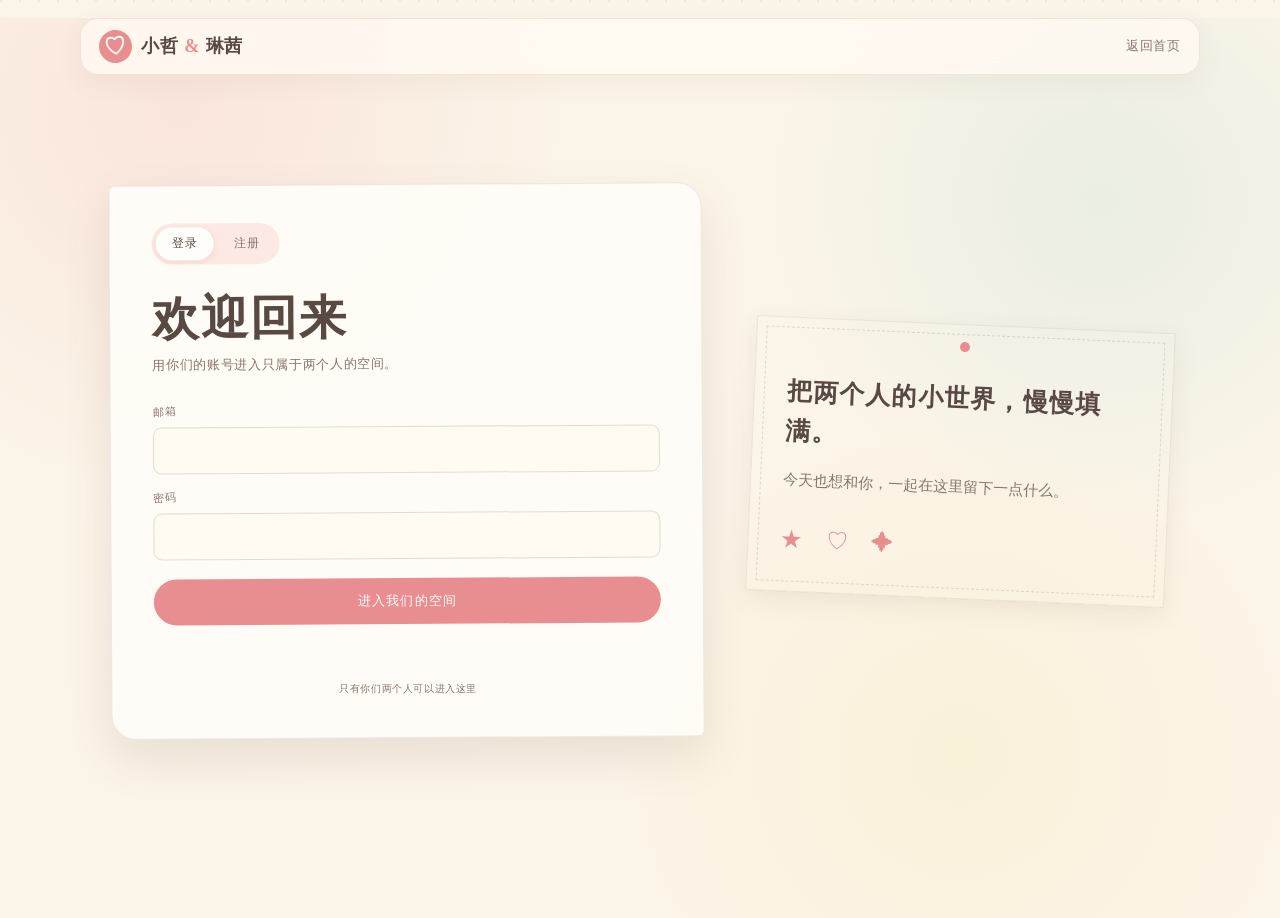
<file: space.html>
<!DOCTYPE html>
<html lang="zh-CN">
<head>
  <meta charset="UTF-8">
  <meta name="viewport" content="width=device-width, initial-scale=1.0">
  <meta name="robots" content="noindex,nofollow">
  <meta name="theme-color" content="#fbf4e8">
  <title>双人空间 · 小哲 & 琳茜</title>
  <link rel="icon" href="assets/favicon.svg" type="image/svg+xml">
  <link rel="stylesheet" href="account.css">
  <link rel="stylesheet" href="mobile-nav.css">
</head>
<body>
  <div class="account-bg">
    <header class="account-topbar">
      <a class="account-brand" href="index.html">
        <span class="heart-mark">&#9825;</span>
        <span>小哲 <i>&amp;</i> 琳茜</span>
      </a>
      <nav class="account-nav">
        <a href="index.html">首页</a>
        <a class="nav-em" href="space.html">双人空间</a>
        <a href="games.html">小游戏</a>
        <button class="room-btn" id="logoutButton" type="button">退出登录</button>
      </nav>
    </header>

    <main class="space-shell">
      <div class="space-hero">
        <span class="section-kicker">OUR PRIVATE SPACE</span>
        <h1>我们的双人空间</h1>
        <p>两个房间，一个共同的小宇宙。</p>
      </div>

      <div class="space-grid" id="spaceGrid">
        <article class="room-card" data-room="xiaozhe" data-empty="还没有照片哦" data-waiting="等待对方入住" data-waiting-hint="等 TA 注册后，这里就会出现 TA 的空间。">
          <div class="room-cover">
            <span class="room-cover-label">小哲的房间</span>
            <div class="room-avatar" data-avatar></div>
          </div>
          <div class="room-body">
            <div class="room-name-row">
              <div>
                <h2 class="room-name" data-name></h2>
                <p class="room-city" data-city></p>
              </div>
            </div>
            <p class="room-status" data-status></p>
            <p class="room-bio" data-bio></p>
            <div class="room-meta"><span data-mood></span><span data-kind>小哲的房间</span></div>
            <div class="photo-grid" data-photos data-delete-label="删除"></div>
            <div class="room-actions" data-actions>
              <button class="room-btn primary" type="button" data-action="edit">编辑我的空间</button>
              <button class="room-btn" type="button" data-action="upload">上传照片</button>
            </div>
            <div class="space-mini">
              <div class="mini-head"><span>小纸条</span><button class="mini-add" type="button" data-action="add-note">写一张</button></div>
              <div class="mini-list" data-notes data-empty="还没有小纸条"></div>
            </div>
            <div class="space-mini">
              <div class="mini-head"><span>留言板</span><button class="mini-add" type="button" data-action="add-message">留句话</button></div>
              <div class="mini-list" data-messages data-empty="还没有留言"></div>
            </div>
          </div>
        </article>

        <article class="room-card" data-room="linxi" data-empty="还没有照片哦" data-waiting="等待对方入住" data-waiting-hint="等 TA 注册后，这里就会出现 TA 的空间。">
          <div class="room-cover">
            <span class="room-cover-label">琳茜的房间</span>
            <div class="room-avatar" data-avatar></div>
          </div>
          <div class="room-body">
            <div class="room-name-row">
              <div>
                <h2 class="room-name" data-name></h2>
                <p class="room-city" data-city></p>
              </div>
            </div>
            <p class="room-status" data-status></p>
            <p class="room-bio" data-bio></p>
            <div class="room-meta"><span data-mood></span><span data-kind>琳茜的房间</span></div>
            <div class="photo-grid" data-photos data-delete-label="删除"></div>
            <div class="room-actions" data-actions>
              <button class="room-btn primary" type="button" data-action="edit">编辑我的空间</button>
              <button class="room-btn" type="button" data-action="upload">上传照片</button>
            </div>
            <div class="space-mini">
              <div class="mini-head"><span>小纸条</span><button class="mini-add" type="button" data-action="add-note">写一张</button></div>
              <div class="mini-list" data-notes data-empty="还没有小纸条"></div>
            </div>
            <div class="space-mini">
              <div class="mini-head"><span>留言板</span><button class="mini-add" type="button" data-action="add-message">留句话</button></div>
              <div class="mini-list" data-messages data-empty="还没有留言"></div>
            </div>
          </div>
        </article>
      </div>

      <p class="space-footer">这些内容只有你们两个人能看到。</p>
    </main>
  </div>

  <div class="modal-backdrop" id="editBackdrop" aria-hidden="true">
    <section class="edit-modal" role="dialog" aria-modal="true" aria-labelledby="editTitle">
      <div class="modal-head">
        <div>
          <h2 id="editTitle">编辑我的空间</h2>
          <p>写下此刻想留在空间里的话。</p>
        </div>
        <button class="modal-close" id="closeEditButton" type="button" aria-label="close">&#215;</button>
      </div>
      <form id="editForm">
        <div class="field-row">
          <div class="field">
            <label for="editName">昵称</label>
            <input id="editName" name="display_name" type="text" maxlength="24">
          </div>
          <div class="field">
            <label for="editCity">所在城市</label>
            <input id="editCity" name="city" type="text" maxlength="30">
          </div>
        </div>
        <div class="field-row">
          <div class="field">
            <label for="editStatus">当前状态</label>
            <input id="editStatus" name="status" type="text" maxlength="60">
          </div>
          <div class="field">
            <label for="editMood">今日心情</label>
            <input id="editMood" name="mood" type="text" maxlength="20">
          </div>
        </div>
        <div class="field">
          <label for="editBio">想对你说</label>
          <textarea id="editBio" name="bio" maxlength="1000"></textarea>
        </div>
        <p class="modal-note" id="editNote"></p>
        <div class="modal-actions">
          <button class="room-btn" id="cancelEditButton" type="button">取消</button>
          <button class="room-btn primary" id="saveEditButton" type="submit">保存修改</button>
        </div>
      </form>
    </section>
  </div>

  <div class="modal-backdrop" id="noteBackdrop" aria-hidden="true">
    <section class="edit-modal" role="dialog" aria-modal="true" aria-labelledby="noteModalTitle">
      <div class="modal-head">
        <div>
          <h2 id="noteModalTitle">写一张</h2>
          <p>写下此刻想留在空间里的话。</p>
        </div>
        <button class="modal-close" id="closeNoteButton" type="button" aria-label="关闭">&#215;</button>
      </div>
      <form id="noteForm">
        <input id="noteId" type="hidden">
        <div class="field">
          <label for="noteTitle">标题</label>
          <input id="noteTitle" type="text" maxlength="40">
        </div>
        <div class="field">
          <label for="noteBody">内容</label>
          <textarea id="noteBody" maxlength="1200" required></textarea>
        </div>
        <div class="field">
          <label for="noteMood">心情</label>
          <input id="noteMood" type="text" maxlength="12">
        </div>
        <p class="modal-note" id="noteNote"></p>
        <div class="modal-actions">
          <button class="room-btn" id="cancelNoteButton" type="button">取消</button>
          <button class="room-btn primary" id="saveNoteButton" type="submit">保存纸条</button>
        </div>
      </form>
    </section>
  </div>

  <div class="modal-backdrop" id="messageBackdrop" aria-hidden="true">
    <section class="edit-modal" role="dialog" aria-modal="true" aria-labelledby="messageModalTitle">
      <div class="modal-head">
        <div>
          <h2 id="messageModalTitle">想对 TA 说</h2>
          <p>这些内容只有你们两个人能看到。</p>
        </div>
        <button class="modal-close" id="closeMessageButton" type="button" aria-label="关闭">&#215;</button>
      </div>
      <form id="messageForm">
        <input id="messageOwnerId" type="hidden">
        <div class="field">
          <label for="messageBody">想对 TA 说</label>
          <textarea id="messageBody" maxlength="500" required></textarea>
        </div>
        <p class="modal-note" id="messageNote"></p>
        <div class="modal-actions">
          <button class="room-btn" id="cancelMessageButton" type="button">取消</button>
          <button class="room-btn primary" id="sendMessageButton" type="submit">发送留言</button>
        </div>
      </form>
    </section>
  </div>

  <div class="modal-backdrop" id="photoBackdrop" aria-hidden="true">
    <section class="photo-viewer" role="dialog" aria-modal="true" aria-labelledby="photoViewerTitle">
      <div class="modal-head">
        <h2 id="photoViewerTitle">照片说明</h2>
        <button class="modal-close" id="closePhotoButton" type="button" aria-label="关闭">&#215;</button>
      </div>
      <img id="photoViewerImg" alt="">
      <p class="photo-viewer-caption" id="photoCaptionRead"></p>
      <div class="photo-caption-editor" id="photoCaptionEditor">
        <input id="photoCaptionInput" type="text" maxlength="100" placeholder="照片说明">
        <button class="room-btn primary" id="saveCaptionButton" type="button">保存说明</button>
      </div>
    </section>
  </div>

  <input class="hidden-input" id="photoInput" type="file" accept="image/*">
  <div class="auth-toast" id="spaceToast" role="status" aria-live="polite"></div>

  <div id="spaceMessages" hidden>
    <span data-msg="err_nickname">请填写昵称。</span>
    <span data-msg="auth_missing">请先登录后再进入双人空间</span>
    <span data-msg="profile_missing">没有找到你的空间资料，请联系小哲处理。</span>
    <span data-msg="uploading">上传中...</span>
    <span data-msg="upload_ok">照片上传成功</span>
    <span data-msg="upload_fail">照片上传失败，请重试</span>
    <span data-msg="save_ok">空间已更新</span>
    <span data-msg="save_fail">保存失败，请重试</span>
    <span data-msg="photo_delete_confirm">要删除这张照片吗？</span>
    <span data-msg="photo_delete_ok">照片已删除</span>
    <span data-msg="logout_loading">正在退出...</span>
    <span data-msg="auth_loading">正在进入你们的小宇宙...</span>
    <span data-msg="generic_error">出了点小问题，请稍后再试。</span>
    <span data-msg="default_status">今天也在想你。</span>
    <span data-msg="default_bio">这里还空着，等我来慢慢填满。</span>
    <span data-msg="edit">编辑</span>
    <span data-msg="delete">删除</span>
    <span data-msg="note_required">写点什么再保存吧。</span>
    <span data-msg="message_required">写点什么再发送吧。</span>
    <span data-msg="note_saved">小纸条已保存</span>
    <span data-msg="note_deleted">小纸条已删除</span>
    <span data-msg="note_delete_confirm">要删除这张小纸条吗？</span>
    <span data-msg="message_saved">留言成功</span>
    <span data-msg="message_fail">留言失败，请重试</span>
    <span data-msg="caption_saved">照片说明已更新</span>
  </div>


  <nav class="mobile-dock" aria-label="mobile navigation">
    <a class="dock-item" href="index.html"><span class="dock-icon">&#8962;</span><span>首页</span></a>
    <a class="dock-item is-active" href="space.html"><span class="dock-icon">&#9825;</span><span>空间</span></a>
    <a class="dock-item" href="games.html"><span class="dock-icon">&#10047;</span><span>游戏</span></a>
  </nav>

  <script src="vendor/supabase.js"></script>
  <script src="js/supabase-client.js"></script>
  <script src="js/space.js"></script>
</body>
</html>
</file>
<file: styles.css>
/* Love site - cute scrapbook style */
:root {
  --paper: #fbf4e8;
  --paper-2: #f5e9d8;
  --cream: #fffaf1;
  --white: #fffdf9;
  --ink: #594943;
  --ink-soft: #89756c;
  --pink: #e88e91;
  --pink-soft: #f7cbc6;
  --pink-pale: #fce9e3;
  --sage: #9bb4a3;
  --sage-pale: #dde9de;
  --blue: #9bbac8;
  --blue-pale: #dfeaef;
  --yellow: #e8c66e;
  --yellow-pale: #f8ebbc;
  --shadow: 0 20px 45px rgba(109, 82, 67, 0.13);
  --shadow-soft: 0 8px 24px rgba(109, 82, 67, 0.09);
  --hand: "Hannotate SC", "HanziPen SC", "Xingkai SC", "STKaiti", "KaiTi", serif;
  --body: "PingFang SC", "Hiragino Sans GB", "Microsoft YaHei", "Noto Sans SC", sans-serif;
  --serif: "Songti SC", "STSong", "Noto Serif SC", "SimSun", serif;
}

* { box-sizing: border-box; }
html { scroll-behavior: smooth; overflow-x: hidden; }
body {
  margin: 0;
  color: var(--ink);
  background: var(--paper);
  font-family: var(--body);
  line-height: 1.75;
  overflow-x: hidden;
}
body::selection { color: var(--ink); background: var(--pink-soft); }

a { color: inherit; text-decoration: none; }
button, label { -webkit-tap-highlight-color: transparent; }
button { font: inherit; }

.page-texture {
  position: fixed;
  inset: 0;
  z-index: -1;
  pointer-events: none;
  opacity: 0.55;
  background-image: radial-gradient(circle at 1px 1px, rgba(111, 82, 64, 0.13) 1px, transparent 0);
  background-size: 19px 19px;
}
.page-texture::after {
  content: "";
  position: absolute;
  inset: 0;
  background:
    radial-gradient(circle at 12% 10%, rgba(247, 203, 198, 0.32), transparent 29%),
    radial-gradient(circle at 88% 20%, rgba(221, 233, 222, 0.48), transparent 25%),
    radial-gradient(circle at 70% 80%, rgba(248, 235, 188, 0.24), transparent 28%);
}

/* Top navigation */
.topbar {
  position: sticky;
  top: 0;
  z-index: 60;
  display: flex;
  align-items: center;
  justify-content: space-between;
  gap: 20px;
  width: min(1160px, calc(100% - 48px));
  margin: 18px auto 0;
  padding: 11px 18px;
  border: 1px solid rgba(139, 109, 91, 0.14);
  border-radius: 18px;
  background: rgba(255, 250, 241, 0.84);
  box-shadow: 0 8px 28px rgba(109, 82, 67, 0.06);
  backdrop-filter: blur(16px);
}
.brand {
  display: flex;
  align-items: center;
  gap: 9px;
  font-family: var(--hand);
  font-size: 18px;
  font-weight: 700;
  letter-spacing: 0.05em;
  white-space: nowrap;
}
.brand-heart {
  display: grid;
  width: 33px;
  height: 33px;
  place-items: center;
  border-radius: 50%;
  color: var(--white);
  background: var(--pink);
  font-family: Georgia, serif;
  font-size: 22px;
  line-height: 1;
  transform: rotate(-7deg);
}
.brand i { color: var(--pink); font-style: normal; }
.nav-links {
  display: flex;
  align-items: center;
  gap: 28px;
  color: var(--ink-soft);
  font-size: 13px;
  letter-spacing: 0.08em;
}
.nav-links a { position: relative; padding: 5px 0; transition: color 180ms ease; }
.nav-links a::after {
  content: "";
  position: absolute;
  right: 50%;
  bottom: 0;
  left: 50%;
  height: 1px;
  background: var(--pink);
  transition: right 180ms ease, left 180ms ease;
}
.nav-links a:hover { color: var(--ink); }
.nav-links a:hover::after { right: 0; left: 0; }
.heart-btn {
  display: grid;
  width: 38px;
  height: 38px;
  padding: 0;
  place-items: center;
  border: 1px dashed var(--pink);
  border-radius: 50%;
  color: var(--pink);
  background: transparent;
  font-family: Georgia, serif;
  font-size: 23px;
  cursor: pointer;
  transition: transform 180ms ease, background 180ms ease;
}
.heart-btn:hover { background: var(--pink-pale); transform: rotate(-12deg) scale(1.06); }

/* Hero */
.hero {
  position: relative;
  width: min(1160px, calc(100% - 48px));
  min-height: calc(100vh - 82px);
  margin: 0 auto;
  padding: 74px 0 60px;
  display: grid;
  grid-template-columns: minmax(0, 1.06fr) minmax(430px, 0.94fr);
  align-items: center;
  gap: 42px;
}
.hero-copy { position: relative; z-index: 2; padding-left: 24px; }
.eyebrow {
  display: flex;
  align-items: center;
  gap: 10px;
  margin: 0 0 16px;
  color: var(--ink-soft);
  font-family: Georgia, "Times New Roman", serif;
  font-size: 10px;
  font-weight: 600;
  letter-spacing: 0.23em;
}
.eyebrow-dot { color: var(--pink); font-size: 15px; }
.hero h1 {
  position: relative;
  margin: 0;
  font-family: var(--hand);
  font-size: clamp(68px, 7.2vw, 100px);
  font-weight: 700;
  line-height: 1.04;
  white-space: nowrap;
  letter-spacing: 0.03em;
}
.hero h1::before,
.hero h1::after {
  content: "";
  position: absolute;
  width: 42px;
  height: 20px;
  border-top: 2px solid var(--pink);
  border-radius: 50%;
  opacity: 0.74;
}
.hero h1::before { top: -12px; left: 5%; transform: rotate(-9deg); }
.hero h1::after { right: 5%; bottom: -2px; transform: rotate(178deg); }
.hero-subtitle {
  margin: 18px 0 0;
  color: var(--ink-soft);
  font-family: var(--serif);
  font-size: clamp(16px, 1.7vw, 20px);
  letter-spacing: 0.06em;
}
.days-board {
  display: inline-flex;
  align-items: center;
  gap: 17px;
  margin-top: 28px;
  padding: 12px 23px 12px 18px;
  border: 1px solid rgba(131, 101, 86, 0.14);
  border-radius: 22px;
  background: rgba(255, 253, 249, 0.86);
  box-shadow: var(--shadow-soft);
  text-align: left;
  transform: rotate(-1deg);
}
.days-number {
  display: flex;
  align-items: baseline;
  gap: 3px;
  padding-right: 17px;
  border-right: 1px dashed rgba(137, 109, 93, 0.3);
  color: var(--pink);
  font-family: Georgia, "Times New Roman", serif;
}
.days-number span { font-size: 38px; font-weight: 700; line-height: 1; }
.days-number small { font-family: var(--body); font-size: 12px; font-weight: 600; }
.days-caption { display: flex; flex-direction: column; color: var(--ink); font-size: 12px; letter-spacing: 0.06em; }
.days-sub { margin-top: 2px; color: var(--ink-soft); font-size: 10px; }
.days-sub strong { color: var(--pink); font-weight: 600; }
.sweet-btn {
  display: inline-flex;
  align-items: center;
  gap: 8px;
  margin-top: 22px;
  padding: 11px 18px;
  border: 1px dashed var(--pink);
  border-radius: 999px;
  color: var(--ink);
  background: rgba(252, 233, 227, 0.72);
  font-size: 12px;
  letter-spacing: 0.08em;
  cursor: pointer;
  transition: transform 180ms ease, box-shadow 180ms ease, background 180ms ease;
}
.sweet-btn:hover { background: var(--pink-pale); box-shadow: 0 8px 18px rgba(217, 145, 145, 0.18); transform: translateY(-2px) rotate(-1deg); }
.sweet-arrow { color: var(--pink); }

/* Hero polaroids */
.hero-postcards {
  position: relative;
  display: flex;
  align-items: center;
  justify-content: center;
  gap: 30px;
  min-height: 450px;
}
.polaroid {
  position: relative;
  width: 206px;
  padding: 10px 10px 15px;
  border-radius: 3px;
  background: var(--white);
  box-shadow: var(--shadow);
  transition: transform 260ms ease, box-shadow 260ms ease;
}
.polaroid:hover { box-shadow: 0 24px 55px rgba(112, 86, 70, 0.19); }
.polaroid-zhe { transform: rotate(-5deg) translateY(15px); }
.polaroid-zhe:hover { transform: rotate(-2deg) translateY(7px); }
.polaroid-lin { transform: rotate(4deg) translateY(-29px); }
.polaroid-lin:hover { transform: rotate(1deg) translateY(-35px); }
.tape {
  position: absolute;
  z-index: 3;
  top: -13px;
  left: 50%;
  width: 85px;
  height: 26px;
  background: rgba(247, 201, 197, 0.75);
  box-shadow: 0 2px 5px rgba(120, 90, 73, 0.08);
  transform: translateX(-50%) rotate(-3deg);
}
.tape-sage { background: rgba(183, 205, 186, 0.78); transform: translateX(-50%) rotate(4deg); }
.photo-slot {
  display: flex;
  overflow: hidden;
  aspect-ratio: 1 / 1.08;
  align-items: center;
  justify-content: center;
  flex-direction: column;
  gap: 8px;
  color: rgba(76, 67, 61, 0.6);
  text-align: center;
}
.photo-slot-blue { background: radial-gradient(circle at 75% 20%, rgba(255,255,255,0.65) 0 8%, transparent 9%), linear-gradient(150deg, #dce9ee, #c8dbe2); }
.photo-slot-pink { background: radial-gradient(circle at 25% 20%, rgba(255,255,255,0.62) 0 9%, transparent 10%), linear-gradient(150deg, #f9dfda, #f1c8c5); }
.photo-doodle { color: rgba(255,255,255,0.9); font-family: Georgia, serif; font-size: 42px; line-height: 1; }
.photo-placeholder-text { font-family: var(--hand); font-size: 14px; line-height: 1.55; letter-spacing: 0.06em; }
.polaroid-caption { display: flex; align-items: baseline; justify-content: space-between; gap: 5px; padding: 11px 4px 0; }
.polaroid-caption strong { font-family: var(--hand); font-size: 17px; }
.polaroid-caption span { color: var(--ink-soft); font-size: 9px; letter-spacing: 0.07em; }
.hand-note { position: absolute; color: var(--ink-soft); font-family: var(--hand); font-size: 12px; white-space: nowrap; }
.note-zhe { right: -65px; bottom: 33px; transform: rotate(-7deg); }
.note-lin { top: 25px; right: -50px; color: var(--pink); transform: rotate(7deg); }

.route-line {
  position: absolute;
  top: 188px;
  left: 50%;
  width: 124px;
  color: var(--pink);
  transform: translateX(-50%);
  pointer-events: none;
}
.route-line svg { display: block; width: 100%; height: auto; overflow: visible; }
.route-path { fill: none; stroke: rgba(233,143,146,0.6); stroke-width: 1.7; stroke-linecap: round; stroke-dasharray: 5 8; }
.route-heart { fill: rgba(233,143,146,0.9); }
.route-plane { position: absolute; top: 25%; left: 38%; font-size: 19px; transform: rotate(12deg); animation: planeFloat 3.6s ease-in-out infinite; }
.route-label {
  position: absolute;
  top: 62%;
  left: 50%;
  padding: 2px 7px;
  border: 1px dashed rgba(233,143,146,0.58);
  border-radius: 999px;
  background: var(--paper);
  font-family: var(--hand);
  font-size: 9px;
  letter-spacing: 0.08em;
  transform: translateX(-50%) rotate(-4deg);
  white-space: nowrap;
}

.distance-strip {
  grid-column: 1 / -1;
  display: flex;
  align-items: center;
  justify-content: center;
  gap: 13px;
  width: max-content;
  max-width: 100%;
  margin: 19px auto 0;
  padding: 9px 21px;
  border-top: 1px dashed rgba(134, 107, 91, 0.22);
  border-bottom: 1px dashed rgba(134, 107, 91, 0.22);
  color: var(--ink-soft);
  font-size: 11px;
  letter-spacing: 0.05em;
}
.distance-strip p { margin: 0; }
.distance-strip strong { color: var(--ink); font-weight: 600; }
.distance-sticker { padding: 2px 7px; border-radius: 3px; color: var(--white); background: var(--sage); font-family: Georgia, serif; font-size: 8px; letter-spacing: 0.16em; }
.distance-heart { color: var(--pink); font-family: Georgia, serif; font-size: 20px; }

.hero-doodles { position: absolute; inset: 0; pointer-events: none; }
.doodle { position: absolute; font-family: Georgia, serif; opacity: 0.66; color: var(--pink); }
.doodle-star { top: 13%; left: 47%; font-size: 24px; animation: gentleFloat 5s ease-in-out infinite; }
.doodle-flower { top: 9%; right: 1%; color: var(--sage); font-size: 32px; animation: gentleFloat 6s ease-in-out infinite reverse; }
.doodle-heart { bottom: 6%; left: 2%; font-size: 25px; transform: rotate(-12deg); animation: heartBeat 3s ease-in-out infinite; }
.doodle-sparkle { top: 17%; left: 41%; color: var(--yellow); font-size: 18px; }
.scroll-hint { grid-column: 1 / -1; display: flex; align-items: center; justify-content: center; gap: 11px; margin-top: 27px; color: rgba(89,73,67,0.48); font-size: 10px; letter-spacing: 0.16em; }
.scroll-line { display: block; width: 43px; height: 1px; background: rgba(89,73,67,0.24); animation: lineBreath 2.3s ease-in-out infinite; }

/* Sections */
.section { position: relative; width: min(1110px, calc(100% - 48px)); margin: 0 auto; padding: 96px 0; }
.section-heading { position: relative; margin: 0 auto 48px; text-align: center; }
.section-kicker { display: inline-block; margin-bottom: 10px; color: var(--pink); font-family: Georgia, "Times New Roman", serif; font-size: 10px; font-weight: 600; letter-spacing: 0.23em; }
.section-heading h2 { position: relative; display: inline-block; margin: 0; font-family: var(--hand); font-size: clamp(35px, 4.4vw, 50px); font-weight: 700; letter-spacing: 0.05em; }
.section-heading h2::after { content: ""; position: absolute; right: -17px; bottom: -2px; left: -17px; height: 9px; border-radius: 50%; background: rgba(247,201,197,0.48); transform: rotate(-1deg); z-index: -1; }
.section-heading p { margin: 11px 0 0; color: var(--ink-soft); font-size: 13px; letter-spacing: 0.05em; }

/* Timeline */
.timeline { position: relative; width: min(850px, 100%); margin: 0 auto; padding: 8px 0; }
.timeline-line { position: absolute; top: 20px; bottom: 20px; left: 50%; width: 1px; background-image: linear-gradient(to bottom, rgba(233,143,146,0.58) 45%, transparent 0%); background-size: 1px 11px; transform: translateX(-50%); }
.timeline-item { position: relative; display: flex; width: 50%; padding: 0 44px 46px 0; }
.timeline-item:nth-child(3) { margin-left: 50%; padding: 0 0 46px 44px; }
.timeline-item:nth-child(4) { padding-bottom: 0; }
.timeline-dot { position: absolute; z-index: 2; top: 18px; right: -18px; display: grid; width: 36px; height: 36px; place-items: center; border: 1px solid rgba(233,143,146,0.34); border-radius: 50%; color: var(--pink); background: var(--paper); box-shadow: 0 0 0 7px var(--paper); font-family: Georgia, serif; font-size: 17px; }
.timeline-item:nth-child(3) .timeline-dot { right: auto; left: -18px; }
.story-card { position: relative; width: 100%; padding: 27px 25px 24px; border: 1px solid rgba(132,105,90,0.12); border-radius: 4px 16px 4px 16px; background: var(--white); box-shadow: var(--shadow-soft); transition: transform 220ms ease, box-shadow 220ms ease; }
.story-card:hover { box-shadow: var(--shadow); transform: translateY(-3px) rotate(0.4deg); }
.timeline-item:nth-child(3) .story-card { border-radius: 16px 4px 16px 4px; }
.washi { position: absolute; top: -12px; left: 22px; padding: 3px 12px; font-family: var(--hand); font-size: 11px; letter-spacing: 0.1em; transform: rotate(-2deg); }
.washi-yellow { background: rgba(248,235,188,0.9); }
.washi-blue { background: rgba(223,234,239,0.94); }
.washi-pink { background: rgba(252,233,227,0.95); }
.story-card time { color: var(--pink); font-family: Georgia, "Times New Roman", serif; font-size: 11px; letter-spacing: 0.09em; }
.story-card h3 { margin: 5px 0 7px; font-family: var(--hand); font-size: 22px; letter-spacing: 0.03em; }
.story-card p { margin: 0; color: var(--ink-soft); font-size: 13px; line-height: 1.9; }

/* Cloud date checklist */
.cloud-section::before { content: ""; position: absolute; top: 58px; right: -5%; width: 320px; height: 320px; border-radius: 50%; background: rgba(221,233,222,0.44); filter: blur(2px); z-index: -1; }
.checklist-wrap { position: relative; display: flex; align-items: flex-start; gap: 34px; width: min(970px, 100%); margin: 0 auto; }
.checklist-paper { position: relative; flex: 1; padding: 34px 34px 27px; border: 1px solid rgba(132,105,90,0.13); border-radius: 14px 4px 14px 4px; background: linear-gradient(rgba(155,180,163,0.11) 1px, transparent 1px) 0 0 / 100% 35px, var(--white); box-shadow: var(--shadow); transform: rotate(-0.5deg); }
.paper-clip { position: absolute; top: -15px; left: 34px; width: 19px; height: 52px; border: 2px solid #c6b6a8; border-radius: 10px 10px 12px 12px; transform: rotate(4deg); }
.paper-clip::after { content: ""; position: absolute; top: 4px; left: 4px; width: 7px; height: 32px; border: 1px solid #c6b6a8; border-radius: 8px; }
.checklist-head { display: flex; align-items: center; justify-content: space-between; margin-bottom: 20px; padding-bottom: 13px; border-bottom: 1px dashed rgba(132,105,90,0.21); }
.checklist-title { font-family: Georgia, "Times New Roman", serif; font-size: 11px; font-weight: 700; letter-spacing: 0.16em; }
.checklist-heart { color: var(--pink); font-family: Georgia, serif; font-size: 24px; }
.checklist-grid { display: grid; grid-template-columns: repeat(2, minmax(0, 1fr)); gap: 3px 27px; }
.check-item { position: relative; display: flex; align-items: center; gap: 10px; min-height: 56px; padding: 7px 3px; border-bottom: 1px dashed rgba(132,105,90,0.12); cursor: pointer; }
.check-item input { position: absolute; opacity: 0; pointer-events: none; }
.check-box { position: relative; flex: 0 0 18px; width: 18px; height: 18px; border: 1.5px solid rgba(132,105,90,0.42); border-radius: 4px; background: rgba(255,253,249,0.72); transition: background 180ms ease, border-color 180ms ease, transform 180ms ease; }
.check-box::after { content: "\2713"; position: absolute; top: -5px; left: 2px; color: var(--white); font-size: 16px; font-weight: 700; opacity: 0; transform: scale(0.4) rotate(-10deg); transition: opacity 180ms ease, transform 180ms ease; }
.check-item input:checked + .check-box { border-color: var(--sage); background: var(--sage); transform: rotate(-4deg); }
.check-item input:checked + .check-box::after { opacity: 1; transform: scale(1) rotate(0); }
.check-content { display: flex; min-width: 0; flex: 1; flex-direction: column; }
.check-content strong { font-size: 12px; font-weight: 600; letter-spacing: 0.03em; transition: color 180ms ease; }
.check-content small { color: var(--ink-soft); font-size: 9px; letter-spacing: 0.04em; }
.check-item input:checked ~ .check-content strong { color: var(--ink-soft); text-decoration: line-through; text-decoration-color: rgba(233,143,146,0.7); text-decoration-thickness: 1.5px; }
.check-emoji { font-size: 17px; filter: saturate(0.8); transform: rotate(4deg); }
.checklist-footer { margin-top: 21px; color: var(--ink-soft); font-size: 10px; letter-spacing: 0.05em; }
.checklist-footer strong { color: var(--pink); }
.progress-track { width: 100%; height: 4px; margin-top: 9px; overflow: hidden; border-radius: 999px; background: rgba(155,180,163,0.2); }
.progress-track span { display: block; width: 0; height: 100%; border-radius: inherit; background: var(--sage); transition: width 300ms ease; }
.cloud-note { position: relative; flex: 0 0 234px; min-height: 260px; padding: 36px 24px 23px; border: 1px solid rgba(132,105,90,0.12); background: var(--yellow-pale); box-shadow: var(--shadow-soft); transform: rotate(3.5deg); }
.cloud-note::before { content: ""; position: absolute; inset: 8px; border: 1px dashed rgba(121,94,70,0.18); pointer-events: none; }
.note-pin { position: absolute; top: 14px; left: 50%; width: 9px; height: 9px; border-radius: 50%; background: var(--pink); box-shadow: 0 2px 3px rgba(100,60,60,0.2); transform: translateX(-50%); }
.note-hand { margin: 13px 0 20px; font-family: var(--hand); font-size: 18px; line-height: 1.8; letter-spacing: 0.03em; }
.note-sign { color: var(--ink-soft); font-family: var(--hand); font-size: 13px; }
.note-stickers { position: absolute; right: 18px; bottom: 16px; display: flex; gap: 7px; color: rgba(233,143,146,0.8); font-family: Georgia, serif; font-size: 17px; }

/* Letter */
.letter-section { padding-bottom: 115px; }
.letter-scene { display: flex; flex-direction: column; align-items: center; padding-top: 5px; }
.envelope { position: relative; width: min(580px, 94%); height: 330px; cursor: pointer; filter: drop-shadow(0 22px 25px rgba(100,75,61,0.13)); outline: none; transition: height 520ms cubic-bezier(.2,.8,.2,1); }
.envelope:focus-visible { outline: 2px dashed var(--pink); outline-offset: 12px; border-radius: 8px; }
.envelope-back { position: absolute; inset: 84px 0 0; border-radius: 5px; background: #eed2c6; }
.letter-paper { position: absolute; z-index: 1; top: 58px; right: 23px; bottom: 20px; left: 23px; padding: 29px 44px 23px; border-radius: 3px; background: linear-gradient(rgba(233,143,146,0.09) 1px, transparent 1px) 0 0 / 100% 28px, #fffdf7; box-shadow: 0 2px 15px rgba(112,86,70,0.1); opacity: 0; transform: translateY(40px) scale(0.95); transition: transform 500ms cubic-bezier(.2,.8,.2,1), opacity 350ms ease; }
.envelope.is-open { height: 690px; }
.envelope.is-open .letter-paper { z-index: 4; opacity: 1; transform: translateY(-93px) scale(1); }
.letter-date { display: block; margin-bottom: 14px; color: var(--pink); font-family: Georgia, serif; font-size: 9px; letter-spacing: 0.17em; }
.letter-paper h3 { margin: 0 0 12px; font-family: var(--hand); font-size: 23px; }
.letter-paper p { margin: 0 0 11px; color: #75645e; font-family: var(--hand); font-size: 15px; line-height: 1.9; }
.letter-signature { display: block; margin-top: 9px; color: var(--ink); font-family: var(--hand); font-size: 16px; text-align: right; }
.envelope-flap { position: absolute; z-index: 5; top: 84px; left: 0; width: 100%; height: 0; border-right: 290px solid transparent; border-bottom: 136px solid #f1d8ce; border-left: 290px solid transparent; transform-origin: top; transition: transform 450ms ease; }
.envelope.is-open .envelope-flap { z-index: 2; transform: rotateX(180deg); }
.envelope-front { position: absolute; z-index: 6; right: 0; bottom: 0; left: 0; height: 166px; overflow: hidden; border-radius: 0 0 5px 5px; background: #f5e0d4; clip-path: polygon(0 0, 50% 57%, 100% 0, 100% 100%, 0 100%); }
.envelope-front::before,
.envelope-front::after { content: ""; position: absolute; bottom: 0; width: 65%; height: 100%; background: #f1d5c7; }
.envelope-front::before { left: 0; clip-path: polygon(0 0, 100% 100%, 0 100%); }
.envelope-front::after { right: 0; clip-path: polygon(100% 0, 0 100%, 100% 100%); }
.envelope-seal { position: absolute; z-index: 2; top: 54px; left: 50%; display: grid; width: 51px; height: 51px; place-items: center; border-radius: 50%; color: var(--white); background: var(--pink); box-shadow: inset 0 0 0 5px rgba(255,255,255,0.17), 0 4px 8px rgba(160,95,95,0.18); font-family: Georgia, serif; font-size: 29px; transform: translateX(-50%) rotate(-7deg); transition: opacity 250ms ease; }
.envelope.is-open .envelope-seal { opacity: 0; }
.envelope-to { position: absolute; z-index: 3; right: 0; bottom: 28px; left: 0; color: var(--ink-soft); font-family: var(--hand); font-size: 15px; letter-spacing: 0.09em; text-align: center; }
.envelope-tip { margin: 14px 0 0; color: var(--ink-soft); font-size: 10px; letter-spacing: 0.12em; }

/* Gallery */
.gallery-section { padding-top: 70px; }
.gallery-wall { position: relative; display: grid; grid-template-columns: repeat(4, minmax(0, 1fr)); gap: 30px; padding: 29px 23px 35px; border-radius: 9px; background: rgba(255,253,249,0.44); }
.gallery-wall::before { content: ""; position: absolute; right: 4%; bottom: 2%; left: 4%; height: 1px; background: rgba(132,105,90,0.11); }
.gallery-card { position: relative; margin: 0; padding: 11px 11px 15px; border: 1px solid rgba(132,105,90,0.08); border-radius: 3px; background: var(--white); box-shadow: var(--shadow-soft); transition: transform 230ms ease, box-shadow 230ms ease; }
.gallery-card:hover { z-index: 3; box-shadow: var(--shadow); transform: translateY(-7px) rotate(0deg); }
.gallery-card-one { transform: rotate(-3.2deg); }
.gallery-card-two { transform: rotate(2.2deg) translateY(11px); }
.gallery-card-three { transform: rotate(-1.3deg) translateY(-3px); }
.gallery-card-four { transform: rotate(3.2deg) translateY(17px); }
.gallery-tape { position: absolute; z-index: 2; top: -12px; left: 50%; width: 67px; height: 24px; background: rgba(247,201,197,0.7); transform: translateX(-50%) rotate(-5deg); }
.tape-blue { background: rgba(185,210,220,0.72); transform: translateX(-50%) rotate(3deg); }
.tape-yellow { background: rgba(248,235,188,0.84); transform: translateX(-50%) rotate(-2deg); }
.gallery-photo { display: flex; overflow: hidden; aspect-ratio: 1 / 1.14; align-items: center; justify-content: center; flex-direction: column; gap: 5px; color: rgba(89,73,67,0.58); background: linear-gradient(150deg, #dfeaef, #cddfe5); text-align: center; }
.gallery-photo-pink { background: linear-gradient(150deg, #f9dfda, #f3cbc7); }
.gallery-photo-sage { background: linear-gradient(150deg, #e2ebe2, #cfdfd4); }
.gallery-photo-cream { background: linear-gradient(150deg, #f8eed3, #f2e1ba); }
.gallery-icon { color: rgba(255,255,255,0.95); font-family: Georgia, serif; font-size: 33px; line-height: 1.1; }
.gallery-photo span:not(.gallery-icon) { font-family: var(--hand); font-size: 13px; letter-spacing: 0.05em; }
.gallery-photo small { padding: 1px 7px; border-radius: 999px; background: rgba(255,255,255,0.4); font-size: 8px; letter-spacing: 0.1em; }
.photo-slot img, .gallery-photo img { display: block; width: 100%; height: 100%; object-fit: cover; }
.gallery-card figcaption { padding: 11px 3px 0; color: var(--ink-soft); font-family: var(--hand); font-size: 12px; line-height: 1.55; text-align: center; }

/* Wishes */
.wishes-section { padding-top: 94px; }
.wish-grid { display: grid; grid-template-columns: repeat(3, minmax(0, 1fr)); gap: 17px; }
.wish-card { position: relative; display: flex; min-height: 168px; flex-direction: column; justify-content: flex-end; padding: 24px 21px 20px; overflow: hidden; border: 1px solid rgba(132,105,90,0.12); border-radius: 4px 15px 4px 15px; background: rgba(255,253,249,0.84); box-shadow: 0 8px 22px rgba(112,86,70,0.07); cursor: pointer; transition: transform 210ms ease, box-shadow 210ms ease; }
.wish-card:nth-child(3n+2) { border-radius: 15px 4px 15px 4px; }
.wish-card:hover { box-shadow: var(--shadow); transform: translateY(-4px) rotate(-0.4deg); }
.wish-card input { position: absolute; opacity: 0; pointer-events: none; }
.wish-number { position: absolute; top: 13px; left: 17px; color: rgba(233,143,146,0.58); font-family: Georgia, serif; font-size: 10px; letter-spacing: 0.12em; }
.wish-emoji { position: absolute; top: 14px; right: 17px; font-size: 26px; filter: saturate(0.75); transform: rotate(4deg); }
.wish-card strong { position: relative; z-index: 1; font-family: var(--hand); font-size: 19px; letter-spacing: 0.03em; transition: color 180ms ease; }
.wish-line { position: absolute; top: 52%; right: 21px; left: 21px; height: 1px; background: rgba(132,105,90,0.14); transform: rotate(-2deg); }
.wish-check { position: absolute; z-index: 2; right: 21px; bottom: 21px; padding: 2px 8px; border: 1px solid var(--sage); border-radius: 999px; color: var(--sage); background: var(--cream); font-family: var(--hand); font-size: 10px; opacity: 0; transform: rotate(-8deg) scale(0.7); transition: opacity 180ms ease, transform 180ms ease; }
.wish-card input:checked ~ .wish-check { opacity: 1; transform: rotate(-8deg) scale(1); }
.wish-card input:checked ~ .wish-line { background: var(--pink-soft); }
.wish-card input:checked ~ strong { color: var(--ink-soft); text-decoration: line-through; text-decoration-color: rgba(233,143,146,0.6); }
.wish-card input:checked ~ .wish-emoji { animation: heartBeat 1.3s ease; }

/* Ending */
.ending { position: relative; display: flex; min-height: 530px; flex-direction: column; align-items: center; justify-content: center; overflow: hidden; padding: 78px 24px 42px; background: radial-gradient(circle at 50% 45%, rgba(252,233,227,0.58), transparent 35%), var(--paper-2); text-align: center; }
.ending::before,
.ending::after { content: ""; position: absolute; width: 220px; height: 220px; border: 1px dashed rgba(233,143,146,0.3); border-radius: 50%; }
.ending::before { top: -110px; left: -50px; }
.ending::after { right: -70px; bottom: -110px; width: 290px; height: 290px; border-color: rgba(155,180,163,0.4); }
.ending-star { color: var(--pink); font-family: Georgia, serif; font-size: 29px; animation: gentleFloat 4s ease-in-out infinite; }
.ending-small { margin: 13px 0 11px; color: var(--ink-soft); font-family: Georgia, serif; font-size: 9px; letter-spacing: 0.25em; }
.ending h2 { margin: 0; font-family: var(--hand); font-size: clamp(37px, 5.6vw, 62px); font-weight: 700; line-height: 1.4; letter-spacing: 0.05em; }
.ending-names { margin: 17px 0 0; color: var(--ink-soft); font-family: var(--hand); font-size: 18px; letter-spacing: 0.12em; }
.ending-names span { color: var(--pink); font-family: Georgia, serif; font-size: 24px; }
.ending-heart { display: flex; align-items: center; justify-content: center; flex-direction: column; width: 64px; height: 64px; margin-top: 24px; padding: 0; border: 1px dashed var(--pink); border-radius: 50%; color: var(--pink); background: rgba(255,253,249,0.46); cursor: pointer; transition: transform 180ms ease, background 180ms ease; }
.ending-heart:hover { background: rgba(252,233,227,0.78); transform: scale(1.08) rotate(-5deg); }
.ending-heart span { font-family: Georgia, serif; font-size: 25px; line-height: 0.9; }
.ending-heart small { margin-top: 4px; font-size: 7px; letter-spacing: 0.08em; }
.ending-footer { margin: 32px 0 0; color: rgba(89,73,67,0.46); font-size: 9px; letter-spacing: 0.1em; }

/* Toast and hearts */
.toast { position: fixed; z-index: 120; bottom: 28px; left: 50%; display: flex; align-items: center; gap: 9px; max-width: calc(100% - 32px); padding: 12px 19px; border: 1px solid rgba(132,105,90,0.13); border-radius: 999px; background: rgba(255,253,249,0.97); box-shadow: var(--shadow); font-family: var(--hand); font-size: 14px; letter-spacing: 0.04em; opacity: 0; pointer-events: none; transform: translate(-50%, 20px) rotate(1deg); transition: opacity 240ms ease, transform 240ms ease; }
.toast.is-visible { opacity: 1; transform: translate(-50%, 0) rotate(1deg); }
.toast-emoji { font-size: 19px; }
.heart-layer { position: fixed; inset: 0; z-index: 110; overflow: hidden; pointer-events: none; }
.floating-heart { position: absolute; font-family: Georgia, serif; user-select: none; animation: heartFloat 1.35s ease-out forwards; }

/* Motion */
@keyframes gentleFloat { 0%, 100% { transform: translateY(0) rotate(-2deg); } 50% { transform: translateY(-10px) rotate(4deg); } }
@keyframes planeFloat { 0%, 100% { transform: translate(0,0) rotate(12deg); } 50% { transform: translate(4px,-6px) rotate(4deg); } }
@keyframes heartBeat { 0%, 100% { transform: scale(1) rotate(-8deg); } 15% { transform: scale(1.16) rotate(-1deg); } 30% { transform: scale(1) rotate(-8deg); } 45% { transform: scale(1.1) rotate(-2deg); } }
@keyframes lineBreath { 0%, 100% { transform: scaleX(0.75); opacity: 0.5; } 50% { transform: scaleX(1); opacity: 1; } }
@keyframes heartFloat { 0% { opacity: 1; transform: translate(-50%,-50%) scale(0.4) rotate(0deg); } 100% { opacity: 0; transform: translate(var(--drift-x), var(--drift-y)) scale(1.15) rotate(var(--rotate)); } }

/* Reveal */
.story-card, .checklist-paper, .cloud-note, .gallery-card, .wish-card { opacity: 0; transform: translateY(18px); transition: opacity 500ms ease var(--reveal-delay, 0ms), transform 500ms cubic-bezier(.2,.8,.2,1) var(--reveal-delay, 0ms), box-shadow 220ms ease; }
.story-card.is-revealed, .checklist-paper.is-revealed, .cloud-note.is-revealed, .gallery-card.is-revealed, .wish-card.is-revealed { opacity: 1; }
.story-card.is-revealed { transform: translateY(0); }
.checklist-paper.is-revealed { transform: rotate(-0.5deg); }
.cloud-note.is-revealed { transform: rotate(3.5deg); }
.gallery-card-one.is-revealed { transform: rotate(-3.2deg); }
.gallery-card-two.is-revealed { transform: rotate(2.2deg) translateY(11px); }
.gallery-card-three.is-revealed { transform: rotate(-1.3deg) translateY(-3px); }
.gallery-card-four.is-revealed { transform: rotate(3.2deg) translateY(17px); }
.wish-card.is-revealed { transform: translateY(0); }

/* Responsive */
@media (max-width: 1000px) {
  .hero { grid-template-columns: 1fr 1fr; gap: 20px; }
  .hero-copy { padding-left: 0; }
  .hero-postcards { transform: scale(0.9); }
  .polaroid { width: 184px; }
  .route-line { top: 172px; }
  .note-zhe { right: -30px; }
  .note-lin { right: -22px; }
}
@media (max-width: 820px) {
  .nav-links { gap: 18px; }
  .hero { grid-template-columns: 1fr; padding-top: 58px; text-align: center; }
  .hero-copy { display: flex; flex-direction: column; align-items: center; }
  .eyebrow { justify-content: center; }
  .hero-postcards { order: 2; min-height: 360px; margin-top: 10px; }
  .distance-strip { order: 3; }
  .scroll-hint { order: 4; }
  .checklist-wrap { flex-direction: column; align-items: center; }
  .checklist-paper { width: 100%; }
  .cloud-note { align-self: flex-end; flex-basis: auto; width: min(280px, 72%); min-height: 200px; margin: -12px 8% 0 0; }
  .gallery-wall { grid-template-columns: repeat(2, minmax(0, 1fr)); gap: 38px 27px; }
}

@media (max-width: 620px) {
  .topbar { width: calc(100% - 26px); margin-top: 12px; padding: 10px 13px; border-radius: 15px; }
  .brand { font-size: 15px; }
  .brand-heart { width: 29px; height: 29px; font-size: 19px; }
  .nav-links { display: none; }
  .hero { width: calc(100% - 32px); padding: 48px 0 52px; }
  .hero h1 { font-size: clamp(46px, 13vw, 64px); letter-spacing: 0.02em; }
  .hero h1::before, .hero h1::after { width: 27px; }
  .hero-subtitle { font-size: 15px; line-height: 1.9; }
  .days-board { gap: 12px; margin-top: 24px; padding: 10px 15px 10px 12px; }
  .days-number { padding-right: 12px; }
  .days-number span { font-size: 30px; }
  .days-caption { font-size: 10px; }
  .days-sub { font-size: 8px; }
  .sweet-btn { margin-top: 17px; font-size: 11px; }
  .hero-postcards { min-height: 300px; gap: 24px; transform: scale(0.91); }
  .polaroid { width: min(40vw, 164px); padding: 7px 7px 11px; }
  .polaroid-caption { padding-top: 9px; }
  .polaroid-caption strong { font-size: 14px; }
  .polaroid-caption span { font-size: 7px; }
  .photo-doodle { font-size: 29px; }
  .photo-placeholder-text { font-size: 11px; }
  .hand-note { font-size: 10px; }
  .note-zhe { top: -24px; right: -4px; bottom: auto; }
  .note-lin { top: auto; right: -3px; bottom: -24px; }
  .route-line { top: 128px; width: 80px; }
  .route-plane { font-size: 13px; }
  .route-label { font-size: 7px; letter-spacing: 0.01em; }
  .distance-strip { flex-wrap: wrap; gap: 6px 9px; width: 100%; margin-top: 27px; padding: 8px 6px; font-size: 8px; text-align: center; }
  .distance-sticker { font-size: 6px; }
  .scroll-hint { margin-top: 27px; font-size: 8px; }
  .doodle-star { top: 8%; left: 5%; }
  .doodle-flower { top: 3%; right: 0; font-size: 24px; }
  .doodle-heart { bottom: 2%; left: 1%; font-size: 20px; }
  .doodle-sparkle { top: 11%; right: 10%; }
  .section { width: calc(100% - 32px); padding: 70px 0; }
  .section-heading { margin-bottom: 36px; }
  .section-heading h2 { font-size: 35px; }
  .section-heading p { margin-top: 7px; font-size: 11px; }
}

@media (max-width: 620px) {
  .timeline-line { left: 15px; }
  .timeline-item, .timeline-item:nth-child(3), .timeline-item:nth-child(4) { width: 100%; margin-left: 0; padding: 0 0 29px 44px; }
  .timeline-dot, .timeline-item:nth-child(3) .timeline-dot { top: 17px; right: auto; left: -3px; width: 31px; height: 31px; font-size: 14px; }
  .story-card { padding: 23px 20px 19px; }
  .story-card h3 { font-size: 20px; }
  .story-card p { font-size: 12px; }
  .checklist-paper { padding: 31px 19px 23px; transform: rotate(0); }
  .checklist-grid { grid-template-columns: 1fr; gap: 0; }
  .check-item { min-height: 53px; }
  .cloud-note { width: 80%; min-height: 195px; margin: -10px 4% 0 0; }
  .note-hand { font-size: 17px; }
  .envelope { width: 100%; height: 285px; }
  .envelope-back { top: 72px; }
  .envelope-flap { top: 72px; border-right-width: calc(50vw - 17px); border-bottom-width: 118px; border-left-width: calc(50vw - 17px); }
  .envelope-front { height: 143px; }
  .envelope-seal { top: 44px; width: 43px; height: 43px; font-size: 24px; }
  .envelope-to { bottom: 22px; font-size: 13px; }
  .envelope.is-open { height: 740px; }
  .envelope.is-open .letter-paper { top: 32px; right: 11px; left: 11px; padding: 24px 23px 18px; transform: translateY(-65px); }
  .letter-paper p { font-size: 13px; line-height: 1.85; }
  .letter-paper h3 { font-size: 20px; }
  .letter-signature { font-size: 14px; }
  .envelope-tip { font-size: 9px; }
  .gallery-wall { gap: 34px 17px; padding: 22px 4px 31px; }
  .gallery-card { padding: 8px 8px 11px; }
  .gallery-tape { width: 53px; height: 20px; }
  .gallery-photo span:not(.gallery-icon) { font-size: 11px; }
  .photo-slot img, .gallery-photo img { display: block; width: 100%; height: 100%; object-fit: cover; }
.gallery-card figcaption { font-size: 10px; }
  .wish-grid { grid-template-columns: repeat(2, minmax(0, 1fr)); gap: 12px; }
  .wish-card { min-height: 150px; padding: 20px 14px 16px; }
  .wish-card strong { font-size: 17px; }
  .wish-number { top: 11px; left: 12px; }
  .wish-emoji { top: 10px; right: 11px; font-size: 21px; }
  .wish-line { right: 14px; left: 14px; }
  .wish-check { right: 14px; bottom: 16px; }
  .ending { min-height: 475px; padding: 63px 18px 35px; }
  .ending h2 { font-size: 38px; }
  .toast { bottom: 18px; padding: 10px 15px; font-size: 12px; }
  .checklist-paper.is-revealed { transform: rotate(0); }
}
@media (max-width: 380px) {
  .hero h1 { font-size: 44px; }
  .hero-postcards { gap: 19px; }
  .wish-grid { grid-template-columns: 1fr; }
  .wish-card { min-height: 128px; }
}
@media (prefers-reduced-motion: reduce) {
  *, *::before, *::after { scroll-behavior: auto; animation-duration: 0.01ms; animation-iteration-count: 1; transition-duration: 0.01ms; }
  .story-card, .checklist-paper, .cloud-note, .gallery-card, .wish-card { opacity: 1; transform: none; }
}

/* Particle heart */
.particle-section {
  position: relative;
  overflow: hidden;
  margin-top: 72px;
  padding: 104px 24px 92px;
  background:
    radial-gradient(circle at 50% 37%, rgba(139, 63, 93, 0.34), transparent 31%),
    radial-gradient(circle at 16% 20%, rgba(52, 84, 105, 0.28), transparent 29%),
    linear-gradient(180deg, #1c1727 0%, #241829 55%, #17141f 100%);
  color: #f7e9e2;
  text-align: center;
  isolation: isolate;
}
.particle-section::before {
  content: "";
  position: absolute;
  inset: 0;
  z-index: -1;
  opacity: 0.8;
  background-image:
    radial-gradient(circle, rgba(255, 234, 225, 0.7) 0 1px, transparent 1.5px),
    radial-gradient(circle, rgba(255, 255, 255, 0.5) 0 1px, transparent 1.4px);
  background-size: 130px 110px, 190px 160px;
  background-position: 20px 30px, 80px 90px;
  -webkit-mask-image: linear-gradient(to bottom, rgba(0, 0, 0, 0.88), transparent 78%);
  mask-image: linear-gradient(to bottom, rgba(0, 0, 0, 0.88), transparent 78%);
}
.particle-section::after {
  content: "";
  position: absolute;
  top: 14%;
  left: 50%;
  z-index: -1;
  width: 520px;
  height: 520px;
  border-radius: 50%;
  background: rgba(194, 81, 110, 0.12);
  filter: blur(55px);
  transform: translateX(-50%);
}
.particle-copy { position: relative; z-index: 2; }
.particle-copy .section-kicker { color: #ed9ca8; }
.particle-copy h2 {
  margin: 0;
  color: #fff4ed;
  font-family: var(--hand);
  font-size: clamp(37px, 5vw, 56px);
  font-weight: 700;
  letter-spacing: 0.06em;
}
.particle-copy p {
  max-width: 590px;
  margin: 12px auto 0;
  color: rgba(247, 233, 226, 0.62);
  font-size: 13px;
  letter-spacing: 0.05em;
  line-height: 1.9;
}
.particle-stage {
  position: relative;
  z-index: 1;
  width: min(900px, 100%);
  height: clamp(350px, 52vw, 520px);
  margin: 2px auto 0;
}
#heartCanvas { display: block; width: 100%; height: 100%; cursor: crosshair; touch-action: pan-y; }
.particle-footer { position: relative; z-index: 2; display: flex; flex-direction: column; align-items: center; gap: 13px; margin-top: -12px; }
.particle-names { margin: 0; color: rgba(255, 244, 237, 0.72); font-family: var(--hand); font-size: 17px; letter-spacing: 0.14em; }
.particle-names span { color: #f28f9d; font-family: Georgia, serif; font-size: 24px; }
.particle-button {
  padding: 9px 17px;
  border: 1px dashed rgba(247, 201, 197, 0.48);
  border-radius: 999px;
  color: #f7cbc6;
  background: rgba(255, 255, 255, 0.035);
  font-family: var(--hand);
  font-size: 12px;
  letter-spacing: 0.1em;
  cursor: pointer;
  transition: background 180ms ease, border-color 180ms ease, transform 180ms ease;
}
.particle-button:hover { background: rgba(247, 201, 197, 0.12); border-color: rgba(247, 201, 197, 0.8); transform: translateY(-2px); }

@media (max-width: 620px) {
  .particle-section { margin-top: 48px; padding: 76px 15px 68px; }
  .particle-copy h2 { font-size: 34px; }
  .particle-copy p { margin-top: 9px; font-size: 11px; line-height: 1.8; }
  .particle-stage { height: 345px; margin-top: 2px; }
  .particle-footer { margin-top: -2px; }
  .particle-names { font-size: 15px; }
  .particle-button { font-size: 11px; }
}

/* Shared checklist lock state */
.check-item.is-locked,
.wish-card.is-locked { cursor: not-allowed; opacity: 0.68; }
.check-item.is-locked .check-box { border-style: dashed; }
.check-item.is-locked .check-content small::after { content: " \767b\5f55\540e\540c\6b65"; color: var(--pink); }
</file>
<file: mobile-nav.css>
/* Mobile bottom navigation */
.mobile-dock { display: none; }
@media (max-width: 680px) {
  body { padding-bottom: 76px; }
  .mobile-dock {
    position: fixed;
    z-index: 90;
    right: 12px;
    bottom: 10px;
    left: 12px;
    display: flex;
    align-items: stretch;
    justify-content: space-around;
    gap: 2px;
    padding: 7px 8px;
    border: 1px solid rgba(132, 105, 90, 0.14);
    border-radius: 18px;
    background: rgba(255, 250, 241, 0.94);
    box-shadow: 0 10px 30px rgba(90, 65, 58, 0.17);
    backdrop-filter: blur(18px);
  }
  .dock-item {
    display: flex;
    min-width: 0;
    flex: 1;
    align-items: center;
    justify-content: center;
    flex-direction: column;
    gap: 1px;
    padding: 5px 2px;
    border-radius: 12px;
    color: var(--ink-soft);
    font-size: 9px;
    letter-spacing: 0.03em;
    white-space: nowrap;
    transition: color 160ms ease, background 160ms ease;
  }
  .dock-icon { font-family: Georgia, serif; font-size: 18px; line-height: 1; }
  .dock-item.is-active { color: var(--pink); background: var(--pink-pale); }
  .dock-item:hover { color: var(--ink); background: var(--pink-pale); }
}
</file>
<file: account.css>
/* Account and private space pages */
:root {
  --paper: #fbf4e8;
  --paper-2: #f5e9d8;
  --cream: #fffaf1;
  --white: #fffdf9;
  --ink: #594943;
  --ink-soft: #89756c;
  --pink: #e88e91;
  --pink-soft: #f7cbc6;
  --pink-pale: #fce9e3;
  --sage: #9bb4a3;
  --sage-pale: #dde9de;
  --yellow: #e8c66e;
  --shadow: 0 20px 45px rgba(109, 82, 67, 0.13);
  --shadow-soft: 0 8px 24px rgba(109, 82, 67, 0.09);
  --hand: "Hannotate SC", "HanziPen SC", "Xingkai SC", "STKaiti", "KaiTi", serif;
  --body: "PingFang SC", "Hiragino Sans GB", "Microsoft YaHei", "Noto Sans SC", sans-serif;
  --serif: "Songti SC", "STSong", "Noto Serif SC", "SimSun", serif;
}

* { box-sizing: border-box; }
html { scroll-behavior: smooth; overflow-x: hidden; }
body {
  margin: 0;
  min-height: 100vh;
  color: var(--ink);
  background: var(--paper);
  font-family: var(--body);
  line-height: 1.75;
  overflow-x: hidden;
}
body::selection { background: var(--pink-soft); color: var(--ink); }
a { color: inherit; text-decoration: none; }
button { font: inherit; }
button, label { -webkit-tap-highlight-color: transparent; }

.account-bg {
  min-height: 100vh;
  background:
    radial-gradient(circle at 14% 10%, rgba(247, 201, 197, 0.36), transparent 28%),
    radial-gradient(circle at 86% 20%, rgba(221, 233, 222, 0.56), transparent 25%),
    radial-gradient(circle at 75% 82%, rgba(248, 235, 188, 0.35), transparent 28%),
    var(--paper);
}
.account-bg::before {
  content: "";
  position: fixed;
  inset: 0;
  z-index: -1;
  pointer-events: none;
  opacity: 0.48;
  background-image: radial-gradient(circle at 1px 1px, rgba(111, 82, 64, 0.13) 1px, transparent 0);
  background-size: 19px 19px;
}
.account-topbar {
  display: flex;
  align-items: center;
  justify-content: space-between;
  gap: 20px;
  width: min(1120px, calc(100% - 48px));
  margin: 18px auto 0;
  padding: 11px 18px;
  border: 1px solid rgba(139, 109, 91, 0.14);
  border-radius: 18px;
  background: rgba(255, 250, 241, 0.84);
  box-shadow: 0 8px 28px rgba(109, 82, 67, 0.06);
  backdrop-filter: blur(16px);
}
.account-brand {
  display: flex;
  align-items: center;
  gap: 9px;
  font-family: var(--hand);
  font-size: 18px;
  font-weight: 700;
  letter-spacing: 0.05em;
  white-space: nowrap;
}
.account-brand .heart-mark {
  display: grid;
  width: 33px;
  height: 33px;
  place-items: center;
  border-radius: 50%;
  color: var(--white);
  background: var(--pink);
  font-family: Georgia, serif;
  font-size: 22px;
  line-height: 1;
  transform: rotate(-7deg);
}
.account-brand i { color: var(--pink); font-style: normal; }
.account-nav { display: flex; align-items: center; gap: 22px; color: var(--ink-soft); font-size: 13px; letter-spacing: 0.06em; }
.account-nav a:hover { color: var(--ink); }
.account-nav .nav-em { color: var(--pink); }
.small-link {
  display: inline-flex;
  align-items: center;
  gap: 6px;
  color: var(--ink-soft);
  font-size: 12px;
  letter-spacing: 0.05em;
}
.small-link:hover { color: var(--ink); }

/* Login */
.auth-shell {
  display: grid;
  grid-template-columns: minmax(0, 1.02fr) minmax(310px, 0.72fr);
  align-items: center;
  gap: 48px;
  width: min(1060px, calc(100% - 48px));
  min-height: calc(100vh - 110px);
  margin: 0 auto;
  padding: 60px 0 78px;
}
.auth-card {
  width: 100%;
  padding: 37px 42px 39px;
  border: 1px solid rgba(132, 105, 90, 0.13);
  border-radius: 6px 24px 6px 24px;
  background: rgba(255, 253, 249, 0.89);
  box-shadow: var(--shadow);
  transform: rotate(-0.35deg);
}
.auth-tabs {
  display: inline-flex;
  gap: 4px;
  padding: 4px;
  border-radius: 999px;
  background: var(--pink-pale);
}
.auth-tab {
  padding: 6px 16px;
  border: 0;
  border-radius: 999px;
  color: var(--ink-soft);
  background: transparent;
  font-size: 12px;
  letter-spacing: 0.08em;
  cursor: pointer;
}
.auth-tab.is-active { color: var(--ink); background: var(--white); box-shadow: 0 2px 7px rgba(132, 105, 90, 0.12); }
.auth-heading { margin: 25px 0 6px; font-family: var(--hand); font-size: clamp(34px, 4vw, 47px); line-height: 1.25; letter-spacing: 0.04em; }
.auth-sub { margin: 0 0 25px; color: var(--ink-soft); font-size: 13px; letter-spacing: 0.05em; }
.auth-panel[hidden] { display: none; }
.field { display: flex; flex-direction: column; gap: 6px; margin-bottom: 14px; }
.field label { color: var(--ink-soft); font-size: 11px; letter-spacing: 0.08em; }
.field input,
.field select,
.field textarea {
  width: 100%;
  padding: 11px 13px;
  border: 1px solid rgba(132, 105, 90, 0.22);
  border-radius: 9px;
  outline: none;
  color: var(--ink);
  background: rgba(255, 250, 241, 0.78);
  font: inherit;
  font-size: 13px;
  transition: border-color 180ms ease, box-shadow 180ms ease;
}
.field input:focus,
.field select:focus,
.field textarea:focus { border-color: var(--pink); box-shadow: 0 0 0 3px rgba(232, 142, 145, 0.14); }
.field textarea { min-height: 110px; resize: vertical; line-height: 1.8; }
.field-row { display: grid; grid-template-columns: 1fr 1fr; gap: 13px; }
.auth-submit {
  display: inline-flex;
  align-items: center;
  justify-content: center;
  width: 100%;
  margin-top: 5px;
  padding: 12px 18px;
  border: 0;
  border-radius: 999px;
  color: var(--white);
  background: var(--pink);
  font-size: 13px;
  letter-spacing: 0.09em;
  cursor: pointer;
  transition: background 180ms ease, transform 180ms ease, box-shadow 180ms ease;
}
.auth-submit:hover { background: #dc7f83; box-shadow: 0 8px 18px rgba(217, 145, 145, 0.2); transform: translateY(-1px); }
.auth-submit:disabled { opacity: 0.58; cursor: wait; transform: none; }
.auth-message { min-height: 24px; margin: 14px 0 0; color: var(--pink); font-size: 12px; line-height: 1.65; }
.auth-footnote { margin: 18px 0 0; color: var(--ink-soft); font-size: 10px; letter-spacing: 0.06em; text-align: center; }
.auth-note {
  position: relative;
  padding: 38px 32px 32px;
  border: 1px solid rgba(132, 105, 90, 0.12);
  background: var(--yellow-pale);
  box-shadow: var(--shadow-soft);
  transform: rotate(2.5deg);
}
.auth-note::before { content: ""; position: absolute; inset: 9px; border: 1px dashed rgba(121, 94, 70, 0.2); pointer-events: none; }
.auth-note .pin { position: absolute; top: 17px; left: 50%; width: 10px; height: 10px; border-radius: 50%; background: var(--pink); transform: translateX(-50%); }
.auth-note h2 { margin: 16px 0 14px; font-family: var(--hand); font-size: 25px; line-height: 1.6; letter-spacing: 0.05em; }
.auth-note p { margin: 0; color: var(--ink-soft); font-family: var(--hand); font-size: 15px; line-height: 1.9; }
.auth-note .note-stars { margin-top: 26px; color: var(--pink); font-family: Georgia, serif; font-size: 22px; letter-spacing: 9px; }
.auth-toast {
  position: fixed;
  z-index: 100;
  bottom: 28px;
  left: 50%;
  max-width: calc(100% - 32px);
  padding: 11px 18px;
  border: 1px solid rgba(132, 105, 90, 0.13);
  border-radius: 999px;
  color: var(--ink);
  background: rgba(255, 253, 249, 0.97);
  box-shadow: var(--shadow);
  font-size: 13px;
  opacity: 0;
  pointer-events: none;
  transform: translate(-50%, 18px);
  transition: opacity 220ms ease, transform 220ms ease;
}
.auth-toast.is-visible { opacity: 1; transform: translate(-50%, 0); }

/* Private space */
.space-shell {
  width: min(1120px, calc(100% - 48px));
  margin: 0 auto;
  padding: 62px 0 92px;
}
.space-hero { position: relative; padding: 14px 0 34px; text-align: center; }
.space-hero .section-kicker { display: inline-block; margin-bottom: 8px; color: var(--pink); font-family: Georgia, serif; font-size: 10px; letter-spacing: 0.22em; }
.space-hero h1 { margin: 0; font-family: var(--hand); font-size: clamp(42px, 6vw, 66px); line-height: 1.2; letter-spacing: 0.05em; }
.space-hero p { margin: 11px 0 0; color: var(--ink-soft); font-size: 13px; letter-spacing: 0.06em; }
.space-grid { display: grid; grid-template-columns: repeat(2, minmax(0, 1fr)); gap: 28px; align-items: start; }
.room-card {
  position: relative;
  overflow: hidden;
  border: 1px solid rgba(132, 105, 90, 0.13);
  border-radius: 6px 22px 6px 22px;
  background: rgba(255, 253, 249, 0.9);
  box-shadow: var(--shadow-soft);
  transition: transform 220ms ease, box-shadow 220ms ease;
}
.room-card:nth-child(2) { border-radius: 22px 6px 22px 6px; transform: translateY(18px); }
.room-card:hover { box-shadow: var(--shadow); }
.room-cover {
  position: relative;
  height: 132px;
  background:
    radial-gradient(circle at 23% 30%, rgba(255, 255, 255, 0.66) 0 8%, transparent 9%),
    linear-gradient(135deg, #f8ddd8, #e8c6c2);
}
.room-card:nth-child(2) .room-cover { background: radial-gradient(circle at 76% 28%, rgba(255,255,255,0.62) 0 8%, transparent 9%), linear-gradient(135deg, #dce9ee, #c8dbe2); }
.room-cover::after {
  content: "";
  position: absolute;
  inset: 13px;
  border: 1px dashed rgba(255, 255, 255, 0.55);
  border-radius: 4px 15px 4px 15px;
}
.room-cover-label {
  position: absolute;
  top: 22px;
  left: 27px;
  color: rgba(89, 73, 67, 0.66);
  font-family: var(--hand);
  font-size: 13px;
  letter-spacing: 0.1em;
}
.room-avatar {
  position: absolute;
  right: 27px;
  bottom: -30px;
  display: grid;
  width: 82px;
  height: 82px;
  place-items: center;
  overflow: hidden;
  border: 5px solid var(--white);
  border-radius: 50%;
  color: var(--white);
  background: var(--pink);
  box-shadow: 0 8px 18px rgba(100, 75, 62, 0.16);
  font-family: var(--hand);
  font-size: 31px;
}
.room-avatar img { width: 100%; height: 100%; object-fit: cover; }
.room-body { padding: 22px 27px 27px; }
.room-name-row { display: flex; align-items: flex-start; justify-content: space-between; gap: 12px; padding-right: 72px; }
.room-name { margin: 0; font-family: var(--hand); font-size: 26px; letter-spacing: 0.04em; }
.room-city { margin: 3px 0 0; color: var(--ink-soft); font-size: 10px; letter-spacing: 0.12em; }
.room-status { min-height: 31px; margin: 16px 0 0; padding: 8px 12px; border-left: 2px solid var(--pink-soft); color: var(--ink-soft); font-family: var(--hand); font-size: 14px; line-height: 1.6; background: rgba(252, 233, 227, 0.38); }
.room-bio { min-height: 64px; margin: 16px 0 0; color: var(--ink-soft); font-size: 12px; line-height: 1.9; white-space: pre-wrap; }
.room-meta { display: flex; flex-wrap: wrap; gap: 8px; margin-top: 14px; }
.room-meta span { padding: 2px 8px; border-radius: 999px; color: var(--ink-soft); background: var(--pink-pale); font-size: 9px; letter-spacing: 0.06em; }
.room-meta span:last-child { background: var(--sage-pale); }
.photo-grid { display: grid; grid-template-columns: repeat(3, minmax(0, 1fr)); gap: 7px; margin-top: 19px; }
.photo-tile { position: relative; aspect-ratio: 1 / 1; overflow: hidden; border-radius: 4px; background: var(--paper-2); }
.photo-tile img { width: 100%; height: 100%; display: block; object-fit: cover; }
.photo-delete {
  position: absolute;
  top: 4px;
  right: 4px;
  display: grid;
  width: 21px;
  height: 21px;
  place-items: center;
  border: 0;
  border-radius: 50%;
  color: var(--white);
  background: rgba(89, 73, 67, 0.65);
  font-size: 12px;
  cursor: pointer;
  opacity: 0;
  transition: opacity 160ms ease;
}
.photo-tile:hover .photo-delete { opacity: 1; }
.photo-empty { grid-column: 1 / -1; display: grid; min-height: 95px; place-items: center; border: 1px dashed rgba(132, 105, 90, 0.25); border-radius: 4px; color: var(--ink-soft); font-family: var(--hand); font-size: 13px; }
.room-actions { display: flex; flex-wrap: wrap; gap: 8px; margin-top: 22px; }
.room-btn {
  display: inline-flex;
  align-items: center;
  gap: 6px;
  padding: 8px 13px;
  border: 1px dashed rgba(132, 105, 90, 0.3);
  border-radius: 999px;
  color: var(--ink-soft);
  background: transparent;
  font-size: 11px;
  letter-spacing: 0.06em;
  cursor: pointer;
  transition: background 180ms ease, border-color 180ms ease, color 180ms ease;
}
.room-btn:hover { border-color: var(--pink); color: var(--ink); background: var(--pink-pale); }
.room-btn.primary { border-style: solid; border-color: var(--pink); color: var(--white); background: var(--pink); }
.room-btn.primary:hover { background: #dc7f83; }
.room-btn:disabled { opacity: 0.55; cursor: wait; }
.hidden-input { position: absolute; width: 1px; height: 1px; opacity: 0; pointer-events: none; }
.space-loading { padding: 80px 20px; color: var(--ink-soft); font-family: var(--hand); font-size: 20px; text-align: center; }

/* Edit modal */
.modal-backdrop {
  position: fixed;
  inset: 0;
  z-index: 100;
  display: grid;
  padding: 20px;
  place-items: center;
  background: rgba(61, 44, 42, 0.34);
  backdrop-filter: blur(4px);
  opacity: 0;
  pointer-events: none;
  transition: opacity 220ms ease;
}
.modal-backdrop.is-visible { opacity: 1; pointer-events: auto; }
.edit-modal {
  width: min(570px, 100%);
  max-height: calc(100vh - 40px);
  overflow-y: auto;
  padding: 30px 32px 27px;
  border-radius: 7px 22px 7px 22px;
  background: var(--white);
  box-shadow: var(--shadow);
  transform: translateY(14px);
  transition: transform 220ms ease;
}
.modal-backdrop.is-visible .edit-modal { transform: translateY(0); }
.modal-head { display: flex; align-items: flex-start; justify-content: space-between; gap: 14px; margin-bottom: 21px; }
.modal-head h2 { margin: 0; font-family: var(--hand); font-size: 28px; letter-spacing: 0.04em; }
.modal-head p { margin: 5px 0 0; color: var(--ink-soft); font-size: 11px; }
.modal-close { display: grid; width: 31px; height: 31px; place-items: center; border: 1px dashed var(--pink); border-radius: 50%; color: var(--pink); background: transparent; font-size: 20px; line-height: 1; cursor: pointer; }
.modal-actions { display: flex; justify-content: flex-end; gap: 8px; margin-top: 17px; }
.modal-note { min-height: 18px; margin: 11px 0 0; color: var(--pink); font-size: 11px; }
.space-footer { margin-top: 78px; color: rgba(89, 73, 67, 0.44); font-size: 10px; letter-spacing: 0.08em; text-align: center; }

@media (max-width: 780px) {
  .auth-shell { grid-template-columns: 1fr; gap: 28px; min-height: auto; padding: 45px 0 65px; }
  .auth-note { display: none; }
  .space-grid { grid-template-columns: 1fr; }
  .room-card:nth-child(2) { transform: none; }
}
@media (max-width: 600px) {
  .account-topbar { width: calc(100% - 26px); margin-top: 12px; padding: 10px 13px; border-radius: 15px; }
  .account-brand { font-size: 15px; }
  .account-brand .heart-mark { width: 29px; height: 29px; font-size: 19px; }
  .account-nav { gap: 11px; font-size: 11px; }
  .account-nav .hide-mobile { display: none; }
  .auth-shell { width: calc(100% - 32px); padding: 32px 0 54px; }
  .auth-card { padding: 26px 21px 29px; border-radius: 5px 18px 5px 18px; }
  .auth-heading { margin-top: 21px; font-size: 34px; }
  .auth-sub { margin-bottom: 20px; font-size: 11px; }
  .field-row { grid-template-columns: 1fr; gap: 0; }
  .space-shell { width: calc(100% - 24px); padding: 40px 0 68px; }
  .space-hero { padding-bottom: 27px; }
  .space-hero h1 { font-size: 41px; }
  .space-hero p { font-size: 11px; }
  .space-grid { gap: 18px; }
  .room-body { padding: 20px 19px 23px; }
  .room-name-row { padding-right: 55px; }
  .room-name { font-size: 23px; }
  .room-avatar { right: 18px; width: 70px; height: 70px; font-size: 26px; }
  .photo-grid { gap: 5px; }
  .room-actions { margin-top: 17px; }
  .edit-modal { padding: 24px 20px 22px; }
}

/* Room notes and guestbook */
.space-mini { margin-top: 19px; padding-top: 14px; border-top: 1px dashed rgba(132, 105, 90, 0.16); }
.mini-head { display: flex; align-items: center; justify-content: space-between; gap: 10px; color: var(--ink); font-family: var(--hand); font-size: 15px; letter-spacing: 0.05em; }
.mini-add { padding: 3px 9px; border: 1px dashed rgba(132, 105, 90, 0.3); border-radius: 999px; color: var(--ink-soft); background: transparent; font-size: 10px; cursor: pointer; }
.mini-add:hover { border-color: var(--pink); color: var(--pink); background: var(--pink-pale); }
.mini-list { display: flex; flex-direction: column; gap: 7px; margin-top: 9px; }
.mini-empty { padding: 9px 2px; color: var(--ink-soft); font-family: var(--hand); font-size: 12px; }
.note-card { padding: 10px 12px; border: 1px solid rgba(132, 105, 90, 0.12); border-radius: 3px 11px 3px 11px; background: var(--paper); }
.note-card-head { display: flex; align-items: flex-start; justify-content: space-between; gap: 9px; }
.note-card h4 { margin: 0; color: var(--ink); font-family: var(--hand); font-size: 15px; line-height: 1.5; }
.note-card p { margin: 4px 0 0; color: var(--ink-soft); font-size: 11px; line-height: 1.75; white-space: pre-wrap; }
.note-card-foot { display: flex; align-items: center; justify-content: space-between; gap: 8px; margin-top: 6px; color: var(--ink-soft); font-size: 9px; }
.note-actions { display: flex; gap: 4px; }
.note-actions button { padding: 1px 6px; border: 1px solid rgba(132, 105, 90, 0.2); border-radius: 999px; color: var(--ink-soft); background: transparent; font-size: 9px; cursor: pointer; }
.note-actions button:hover { color: var(--pink); border-color: var(--pink); }
.message-item { padding: 8px 10px; border-left: 2px solid var(--sage); border-radius: 2px; background: rgba(221, 233, 222, 0.35); }
.message-item strong { display: block; color: var(--ink); font-family: var(--hand); font-size: 12px; font-weight: 600; }
.message-item p { margin: 2px 0 0; color: var(--ink-soft); font-size: 11px; line-height: 1.7; white-space: pre-wrap; }

/* Photo lightbox */
.photo-viewer { width: min(760px, 100%); max-height: calc(100vh - 40px); overflow-y: auto; padding: 24px 25px 24px; border-radius: 7px 22px 7px 22px; background: var(--white); box-shadow: var(--shadow); }
.photo-viewer img { display: block; width: 100%; max-height: 58vh; object-fit: contain; border-radius: 4px; background: var(--paper-2); }
.photo-viewer-caption { margin: 13px 0 0; color: var(--ink-soft); font-family: var(--hand); font-size: 15px; line-height: 1.7; text-align: center; }
.photo-caption-editor { display: flex; gap: 8px; margin-top: 11px; }
.photo-caption-editor input { flex: 1; min-width: 0; padding: 9px 11px; border: 1px solid rgba(132, 105, 90, 0.22); border-radius: 8px; outline: none; color: var(--ink); background: var(--paper); font: inherit; font-size: 12px; }
.photo-caption-editor input:focus { border-color: var(--pink); box-shadow: 0 0 0 3px rgba(232, 142, 145, 0.14); }
.photo-caption-editor .room-btn { white-space: nowrap; }
@media (max-width: 600px) {
  .photo-viewer { padding: 20px 16px; }
  .photo-caption-editor { flex-direction: column; }
  .photo-caption-editor .room-btn { align-self: flex-end; }
}
.mini-list { max-height: 260px; overflow-y: auto; scrollbar-width: thin; }
.photo-tile { cursor: zoom-in; }
.space-mini .mini-add[style*="none"] { display: none; }

button:focus-visible, a:focus-visible, input:focus-visible, select:focus-visible, textarea:focus-visible { outline: 2px dashed var(--pink); outline-offset: 3px; }
</file>
<file: games.css>
/* Game room */
.games-shell { width: min(1080px, calc(100% - 48px)); margin: 0 auto; padding: 60px 0 88px; }
.games-hero { padding: 10px 0 37px; text-align: center; }
.games-hero .section-kicker { display: inline-block; margin-bottom: 8px; color: var(--pink); font-family: Georgia, serif; font-size: 10px; letter-spacing: 0.22em; }
.games-hero h1 { margin: 0; font-family: var(--hand); font-size: clamp(42px, 6vw, 66px); line-height: 1.2; letter-spacing: 0.05em; }
.games-hero p { margin: 10px 0 0; color: var(--ink-soft); font-size: 13px; letter-spacing: 0.06em; }
.games-grid { display: grid; grid-template-columns: repeat(2, minmax(0, 1fr)); gap: 22px; }
.game-card { position: relative; min-height: 255px; overflow: hidden; padding: 27px 28px 24px; border: 1px solid rgba(132, 105, 90, 0.12); border-radius: 5px 20px 5px 20px; box-shadow: var(--shadow-soft); transition: transform 220ms ease, box-shadow 220ms ease; }
.game-card:nth-child(2) { border-radius: 20px 5px 20px 5px; }
.game-card:hover { box-shadow: var(--shadow); transform: translateY(-4px) rotate(-0.3deg); }
.game-card-pink { background: linear-gradient(145deg, #fffaf2, #fce9e3); }
.game-card-sage { background: linear-gradient(145deg, #fffaf2, #e4eee4); }
.game-card-blue { background: linear-gradient(145deg, #fffaf2, #e4eef1); }
.game-card-yellow { background: linear-gradient(145deg, #fffaf2, #f8edc7); }
.game-sticker { position: absolute; top: 18px; right: 22px; color: rgba(232, 142, 145, 0.68); font-family: Georgia, serif; font-size: 27px; animation: gentleFloat 5s ease-in-out infinite; }
.game-icon { display: grid; width: 48px; height: 48px; margin-bottom: 16px; place-items: center; border: 1px dashed rgba(132, 105, 90, 0.24); border-radius: 50%; color: var(--pink); font-family: Georgia, serif; font-size: 22px; }
.game-card h2 { margin: 0; font-family: var(--hand); font-size: 25px; letter-spacing: 0.04em; }
.game-card p { margin: 7px 0 18px; color: var(--ink-soft); font-size: 12px; line-height: 1.8; }
.game-open { padding: 8px 14px; border: 1px solid var(--pink); border-radius: 999px; color: var(--white); background: var(--pink); font-size: 11px; letter-spacing: 0.08em; cursor: pointer; transition: background 180ms ease, transform 180ms ease; }
.game-open:hover { background: #dc7f83; transform: translateY(-1px); }
.game-card-yellow .game-open { border-color: var(--sage); background: var(--sage); }
.game-card-yellow .game-open:hover { background: #89a590; }

/* Game modal */
.game-modal-backdrop { position: fixed; inset: 0; z-index: 100; display: grid; padding: 20px; place-items: center; background: rgba(61, 44, 42, 0.35); backdrop-filter: blur(5px); opacity: 0; pointer-events: none; transition: opacity 220ms ease; }
.game-modal-backdrop.is-visible { opacity: 1; pointer-events: auto; }
.game-modal { width: min(660px, 100%); max-height: calc(100vh - 40px); overflow-y: auto; padding: 27px 31px 31px; border-radius: 7px 23px 7px 23px; background: var(--white); box-shadow: var(--shadow); transform: translateY(15px); transition: transform 220ms ease; }
.game-modal-backdrop.is-visible .game-modal { transform: translateY(0); }
.game-modal-head { display: flex; align-items: center; justify-content: space-between; gap: 15px; margin-bottom: 21px; }
.game-modal-head h2 { margin: 0; font-family: var(--hand); font-size: 31px; letter-spacing: 0.04em; }
.game-hint { margin: 0 0 18px; color: var(--ink-soft); font-size: 12px; text-align: center; }
.game-view[hidden] { display: none; }
.truth-modes { display: flex; justify-content: center; gap: 7px; margin-bottom: 17px; }
.mode-btn { padding: 6px 14px; border: 1px dashed rgba(132, 105, 90, 0.32); border-radius: 999px; color: var(--ink-soft); background: transparent; font-size: 11px; cursor: pointer; }
.mode-btn.is-active { border-style: solid; border-color: var(--pink); color: var(--white); background: var(--pink); }
.truth-card { position: relative; display: flex; min-height: 220px; align-items: center; justify-content: center; flex-direction: column; padding: 35px 37px; border: 1px solid rgba(132, 105, 90, 0.12); border-radius: 4px 18px 4px 18px; background: linear-gradient(145deg, #fce9e3, #fffaf2); text-align: center; }
.truth-card-tag { margin-bottom: 15px; padding: 2px 10px; border-radius: 999px; color: var(--pink); background: rgba(255, 253, 249, 0.8); font-family: var(--hand); font-size: 12px; }
.truth-card p { max-width: 450px; margin: 0; color: var(--ink); font-family: var(--hand); font-size: 23px; line-height: 1.7; }
.truth-card-heart { position: absolute; right: 22px; bottom: 14px; color: rgba(232, 142, 145, 0.72); font-family: Georgia, serif; font-size: 24px; }
.game-action { display: block; min-width: 140px; margin: 20px auto 0; padding: 10px 19px; border: 0; border-radius: 999px; color: var(--white); background: var(--pink); font-size: 12px; letter-spacing: 0.08em; cursor: pointer; transition: background 180ms ease, transform 180ms ease; }
.game-action:hover { background: #dc7f83; transform: translateY(-1px); }
.nine-grid { display: grid; grid-template-columns: repeat(3, minmax(0, 1fr)); gap: 9px; width: min(420px, 100%); margin: 0 auto; }
.grid-cell { display: flex; aspect-ratio: 1 / 1; align-items: center; justify-content: center; padding: 10px; border: 1px dashed rgba(132, 105, 90, 0.28); border-radius: 5px 14px 5px 14px; color: var(--ink-soft); background: var(--paper); font-family: var(--hand); font-size: 16px; line-height: 1.55; text-align: center; cursor: pointer; transition: background 180ms ease, transform 180ms ease; }
.grid-cell:hover { background: var(--pink-pale); transform: scale(1.02); }
.grid-cell.is-open { border-style: solid; border-color: var(--pink-soft); color: var(--ink); background: var(--pink-pale); cursor: default; }
.grid-cell.is-open[data-kind="dare"] { background: var(--yellow-pale); }
.grid-cell small { display: block; margin-top: 5px; color: var(--pink); font-family: var(--body); font-size: 8px; letter-spacing: 0.06em; }
.tic-board { display: grid; grid-template-columns: repeat(3, 1fr); gap: 8px; width: min(330px, 100%); margin: 0 auto; }
.tic-cell { display: grid; aspect-ratio: 1 / 1; place-items: center; border: 1px solid rgba(132, 105, 90, 0.2); border-radius: 4px 12px 4px 12px; color: var(--pink); background: var(--paper); font-family: Georgia, serif; font-size: 48px; cursor: pointer; transition: background 180ms ease; }
.tic-cell:hover { background: var(--pink-pale); }
.tic-cell.is-o { color: var(--sage); }
.tic-cell.is-filled { cursor: default; }
#ticStatus { font-family: var(--hand); font-size: 17px; color: var(--pink); }
.flight-view { min-height: 270px; }
.flight-placeholder { display: flex; min-height: 250px; align-items: center; justify-content: center; flex-direction: column; gap: 16px; padding: 30px 24px; border: 1px dashed rgba(132, 105, 90, 0.25); border-radius: 5px 18px 5px 18px; background: var(--yellow-pale); text-align: center; }
.flight-placeholder span { color: var(--pink); font-family: Georgia, serif; font-size: 42px; animation: gentleFloat 4s ease-in-out infinite; }
.flight-placeholder p { max-width: 390px; margin: 0; color: var(--ink-soft); font-family: var(--hand); font-size: 18px; line-height: 1.8; }

@media (max-width: 700px) {
  .games-shell { width: calc(100% - 24px); padding: 40px 0 65px; }
  .games-hero { padding-bottom: 27px; }
  .games-hero h1 { font-size: 41px; }
  .games-hero p { font-size: 11px; }
  .games-grid { grid-template-columns: 1fr; gap: 14px; }
  .game-card { min-height: 220px; padding: 23px 22px 21px; }
  .game-card h2 { font-size: 23px; }
  .game-modal { padding: 23px 18px 25px; }
  .game-modal-head h2 { font-size: 27px; }
  .truth-card { min-height: 190px; padding: 28px 20px; }
  .truth-card p { font-size: 20px; }
  .grid-cell { padding: 6px; font-size: 13px; }
}

/* Ferris wheel truth or dare */
.ferris-wheel-stage { position: relative; display: grid; width: min(430px, 100%); min-height: 420px; margin: 2px auto 10px; place-items: center; }
.ferris-wheel { position: relative; width: min(340px, 78vw); aspect-ratio: 1 / 1; border-radius: 50%; will-change: transform; }
.wheel-rim { position: absolute; inset: 0; border: 2px dashed rgba(232, 142, 145, 0.58); border-radius: 50%; box-shadow: 0 0 0 11px rgba(252, 233, 227, 0.42), 0 14px 35px rgba(109, 82, 67, 0.1); }
.wheel-rim::before { content: ""; position: absolute; inset: 18px; border: 1px dashed rgba(155, 180, 163, 0.38); border-radius: 50%; }
.wheel-hub { position: absolute; z-index: 8; display: grid; width: 55px; height: 55px; place-items: center; border: 4px solid var(--white); border-radius: 50%; color: var(--white); background: var(--pink); box-shadow: 0 4px 12px rgba(160, 95, 95, 0.22); font-family: Georgia, serif; font-size: 10px; letter-spacing: 0.12em; pointer-events: none; }
.wheel-pointer { position: absolute; top: 14px; left: 50%; z-index: 9; width: 0; height: 0; border-top: 19px solid var(--pink); border-right: 11px solid transparent; border-left: 11px solid transparent; filter: drop-shadow(0 3px 3px rgba(120, 75, 65, 0.18)); transform: translateX(-50%); }
.wheel-spoke { position: absolute; top: 50%; left: 50%; height: 1px; border-top: 1px dashed rgba(232, 142, 145, 0.38); transform-origin: left center; pointer-events: none; }
.wheel-light { position: absolute; top: 50%; left: 50%; width: 5px; height: 5px; margin: -2.5px 0 0 -2.5px; border-radius: 50%; background: var(--yellow); box-shadow: 0 0 6px rgba(232, 198, 110, 0.8); pointer-events: none; }
.wheel-cabin { position: absolute; top: 50%; left: 50%; display: grid; width: 52px; height: 38px; margin: -19px 0 0 -26px; place-items: center; border: 2px solid var(--white); border-radius: 13px 13px 18px 18px; color: var(--ink-soft); background: var(--pink-pale); box-shadow: 0 5px 12px rgba(109, 82, 67, 0.13); font-family: Georgia, serif; font-size: 12px; letter-spacing: 0.08em; will-change: transform; }
.wheel-cabin:nth-child(odd) { background: var(--sage-pale); }
.wheel-cabin.is-selected { color: var(--white); background: var(--pink); box-shadow: 0 0 0 4px rgba(232, 142, 145, 0.18), 0 8px 18px rgba(109, 82, 67, 0.18); }
.wheel-result { display: flex; min-height: 104px; align-items: center; justify-content: center; flex-direction: column; margin: 10px auto 0; padding: 17px 24px; border: 1px solid rgba(132, 105, 90, 0.12); border-radius: 4px 16px 4px 16px; background: linear-gradient(145deg, #fce9e3, #fffaf2); text-align: center; }
.wheel-result .truth-card-tag { margin-bottom: 8px; }
.wheel-result p { max-width: 480px; margin: 0; color: var(--ink); font-family: var(--hand); font-size: 19px; line-height: 1.7; }
.wheel-result .truth-card-heart { position: static; margin-top: 7px; color: rgba(232, 142, 145, 0.72); font-family: Georgia, serif; font-size: 18px; }
.truth-card { display: none; }
@media (max-width: 700px) {
  .ferris-wheel-stage { min-height: 335px; }
  .ferris-wheel { width: min(280px, 76vw); }
  .wheel-cabin { width: 44px; height: 33px; margin: -16.5px 0 0 -22px; font-size: 10px; }
  .wheel-hub { width: 47px; height: 47px; font-size: 8px; }
  .wheel-pointer { top: 5px; }
  .wheel-result { min-height: 92px; padding: 15px 17px; }
  .wheel-result p { font-size: 17px; }
}

/* Online tic-tac-toe room */
.join-room-row { display: flex; gap: 8px; width: min(430px, 100%); margin: 0 auto 12px; }
.join-room-row input { flex: 1; min-width: 0; padding: 10px 13px; border: 1px solid rgba(132, 105, 90, 0.22); border-radius: 999px; outline: none; color: var(--ink); background: var(--paper); font: inherit; font-size: 13px; text-align: center; letter-spacing: 0.12em; }
.join-room-row input:focus { border-color: var(--pink); box-shadow: 0 0 0 3px rgba(232, 142, 145, 0.14); }
.game-action.small { min-width: 100px; margin-top: 0; padding: 9px 14px; font-size: 11px; }
.room-code-line { display: flex; align-items: center; justify-content: center; gap: 8px; margin: 0 auto 16px; color: var(--ink-soft); font-size: 11px; }
.room-code-line strong { color: var(--pink); font-family: Georgia, serif; font-size: 18px; letter-spacing: 0.16em; }
.tic-room-actions { display: flex; align-items: center; justify-content: center; gap: 9px; margin-top: 17px; }
.tic-room-actions .game-action { margin-top: 0; }
.tic-board { margin-top: 4px; }
@media (max-width: 700px) {
  .join-room-row { flex-direction: column; }
  .join-room-row .game-action { width: 100%; }
  .room-code-line { flex-wrap: wrap; }
}

/* Online flight chess */
.flight-board { display: grid; grid-template-columns: repeat(7, minmax(0, 1fr)); gap: 5px; width: 100%; margin: 6px auto 16px; }
.flight-tile { position: relative; display: flex; min-height: 55px; align-items: center; justify-content: center; flex-direction: column; padding: 5px 3px; border: 1px solid rgba(132, 105, 90, 0.16); border-radius: 4px 11px 4px 11px; color: var(--ink-soft); background: var(--paper); font-family: var(--hand); font-size: 11px; line-height: 1.25; text-align: center; }
.flight-tile .tile-number { position: absolute; top: 3px; left: 5px; color: rgba(89, 73, 67, 0.35); font-family: Georgia, serif; font-size: 7px; }
.flight-tile .tile-label { font-size: 10px; }
.flight-tile[data-kind="truth"] { background: var(--pink-pale); }
.flight-tile[data-kind="dare"] { background: var(--yellow-pale); }
.flight-tile[data-kind="sweet"] { background: #f8ddd8; }
.flight-tile[data-kind="boost"] { background: var(--sage-pale); }
.flight-tile[data-kind="back"] { background: #e4eef1; }
.flight-tile[data-kind="rest"] { background: #eee8df; }
.flight-tile[data-kind="start"] { color: var(--white); background: var(--sage); }
.flight-tile[data-kind="finish"] { color: var(--white); background: var(--pink); }
.tile-tokens { position: absolute; right: 4px; bottom: 3px; display: flex; gap: 2px; }
.tile-token { display: grid; min-width: 17px; height: 17px; padding: 0 3px; place-items: center; border-radius: 999px; color: var(--white); background: var(--pink); font-family: var(--hand); font-size: 8px; line-height: 1; box-shadow: 0 2px 4px rgba(109, 82, 67, 0.16); }
.tile-token.guest { background: var(--sage); }
.flight-controls { display: flex; align-items: center; justify-content: center; flex-wrap: wrap; gap: 9px; margin-top: 2px; }
.flight-controls .game-action { margin-top: 0; min-width: 105px; }
.dice-box { display: grid; width: 53px; height: 53px; place-items: center; border: 1px dashed rgba(232, 142, 145, 0.55); border-radius: 15px; color: var(--pink); background: var(--pink-pale); font-family: Georgia, serif; font-size: 28px; font-weight: 700; }
.dice-box.is-rolling { animation: diceShake 180ms linear infinite; }
.flight-event { min-height: 53px; margin-top: 14px; padding: 11px 15px; border: 1px dashed rgba(132, 105, 90, 0.22); border-radius: 4px 12px 4px 12px; color: var(--ink-soft); background: rgba(255, 250, 241, 0.7); font-family: var(--hand); font-size: 15px; line-height: 1.7; text-align: center; }
.flight-event strong { display: block; margin-bottom: 3px; color: var(--pink); font-size: 13px; }
@keyframes diceShake { 0%, 100% { transform: rotate(-5deg); } 50% { transform: rotate(5deg) translateY(-2px); } }
@media (max-width: 700px) {
  .flight-board { gap: 3px; }
  .flight-tile { min-height: 43px; padding: 4px 2px; font-size: 9px; }
  .flight-tile .tile-label { font-size: 8px; }
  .flight-tile .tile-number { top: 2px; left: 3px; font-size: 6px; }
  .tile-token { min-width: 14px; height: 14px; padding: 0 2px; font-size: 7px; }
  .dice-box { width: 47px; height: 47px; font-size: 24px; }
  .flight-controls .game-action { min-width: 95px; }
}
</file>
